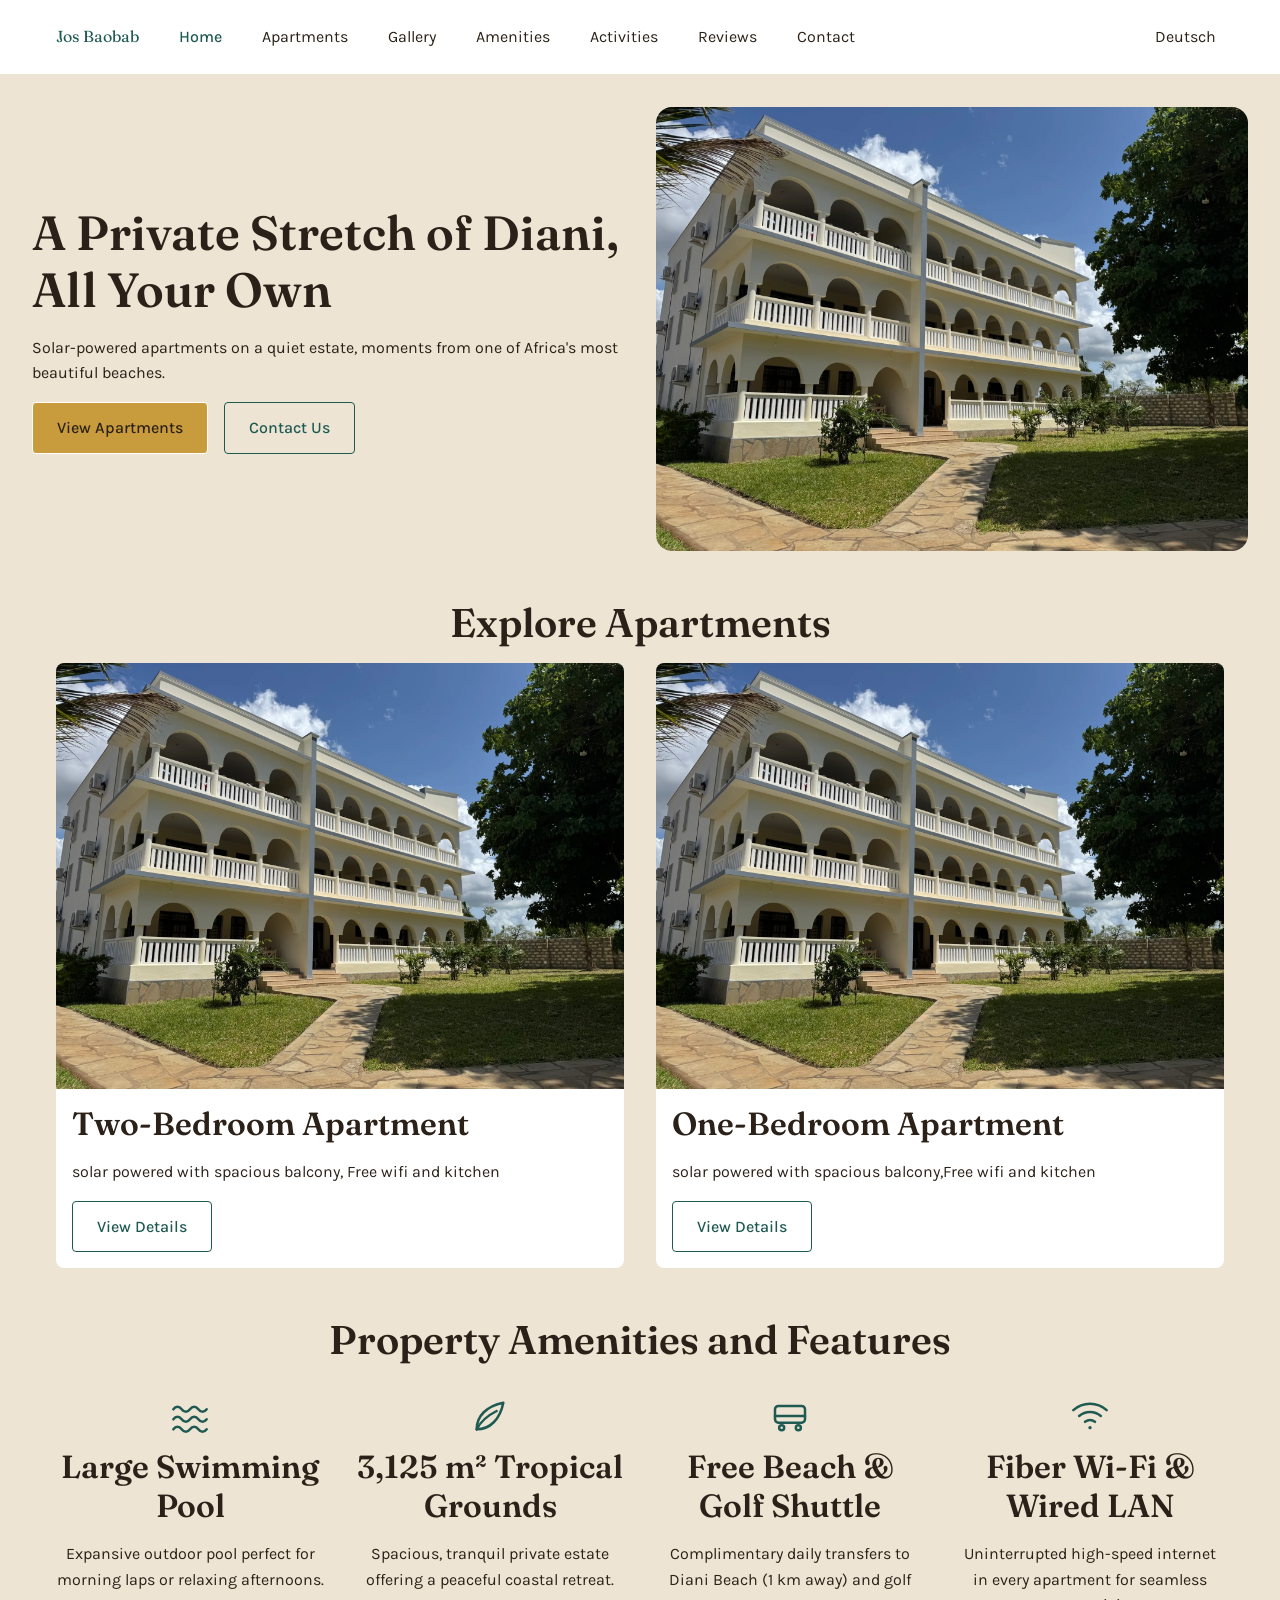
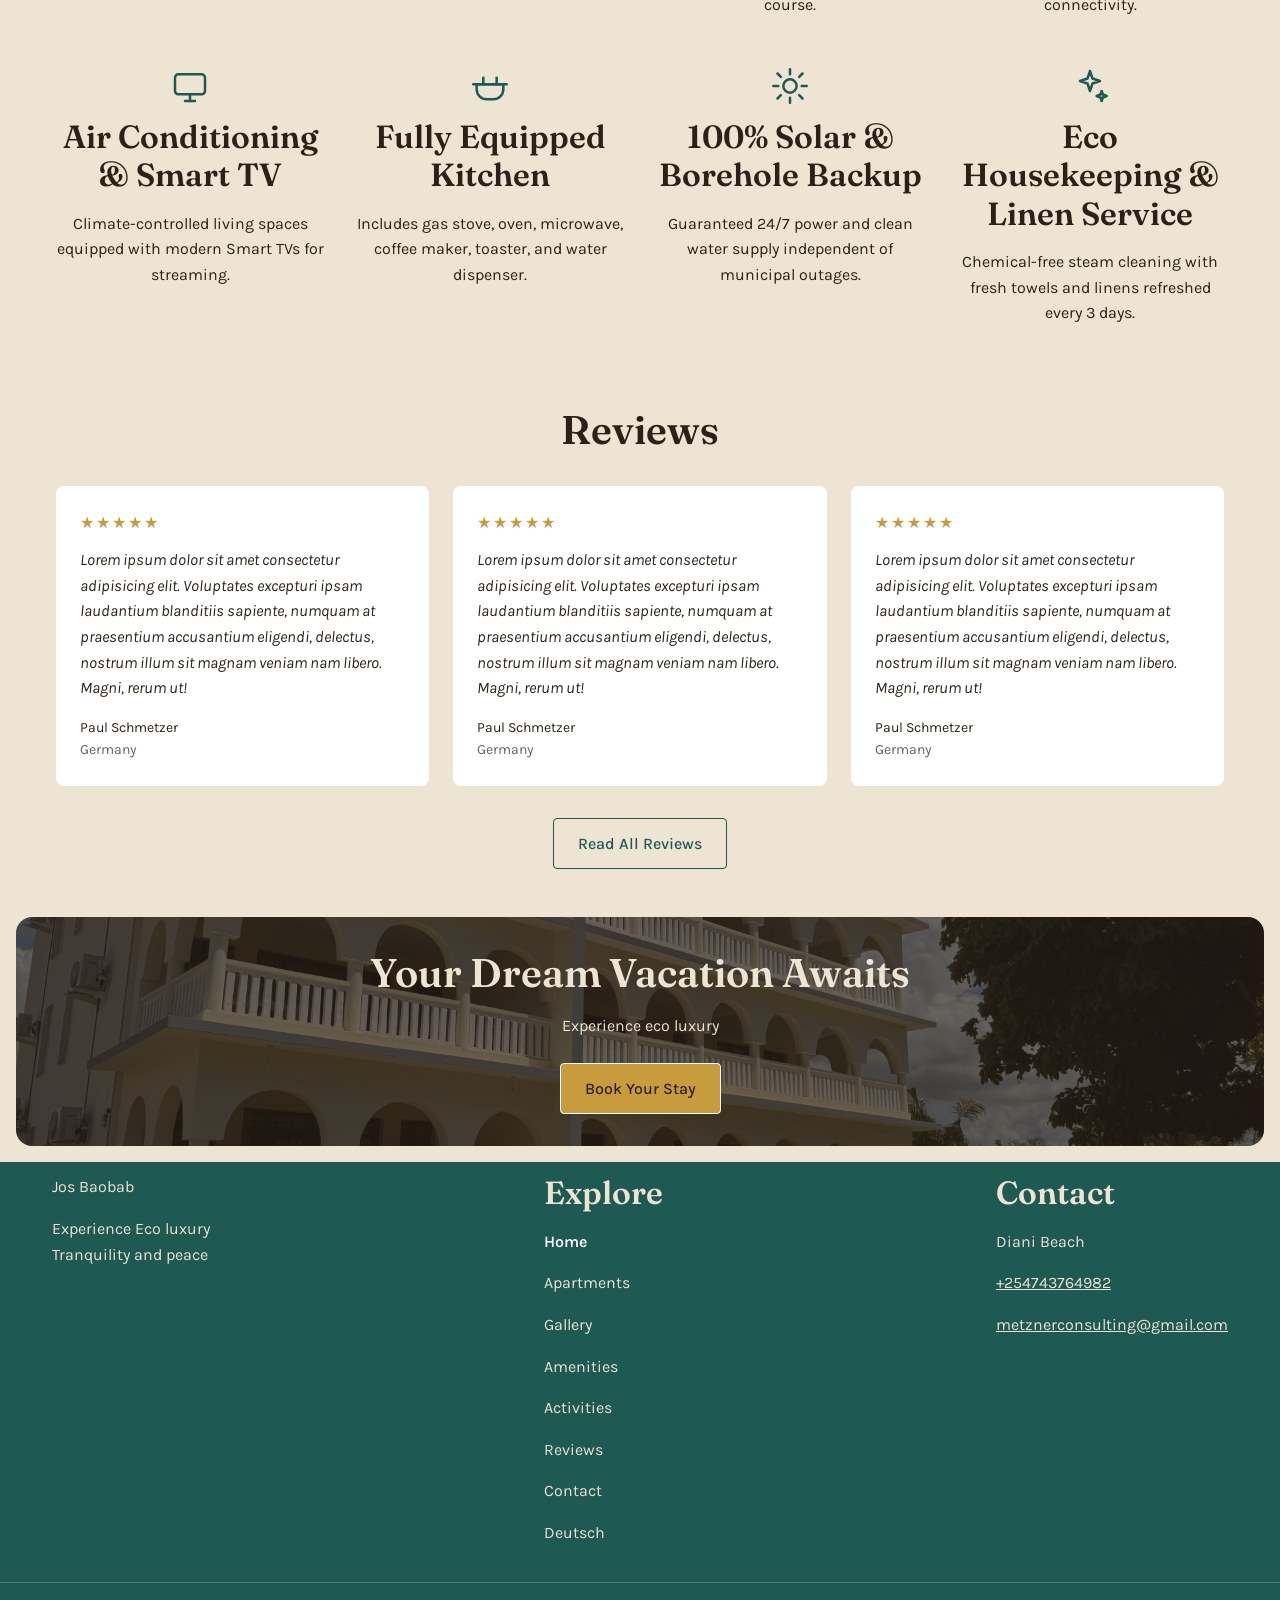
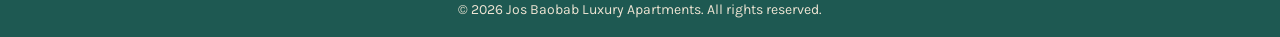
<file: index.html>
<!doctype html>
<html lang="en">
  <head>
    <meta charset="UTF-8" />
    <meta name="viewport" content="width=device-width, initial-scale=1.0" />
    <title>Home | Jos Baobab Luxury Apartments</title>
    <meta
      name="description"
      content="Luxury eco-apartments in Diani Beach, Kenya — private pool, solar power & steps from Africa's most beautiful beach. Book your tranquil escape today."
    />
    <!-- TODO: update canonical URL once domain is registered -->
    <link rel="canonical" href="https://example.com/index.html" />
    <link rel="alternate" hreflang="en" href="https://example.com/index.html" />
    <link
      rel="alternate"
      hreflang="de"
      href="https://example.com/de/index.html"
    />
    <link
      rel="alternate"
      hreflang="x-default"
      href="https://example.com/index.html"
    />
    <link rel="icon" href="assets/images/icon-placeholder.png" />
    <meta
      property="og:title"
      content="Jos Baobab Luxury Apartments – Diani Beach, Kenya"
    />
    <meta
      property="og:description"
      content="Private eco-apartments steps from Africa's top beach — solar powered, pool, and total tranquility."
    />
    <meta
      property="og:image"
      content="https://example.com/assets/images/hero.jpg"
    />
    <meta property="og:url" content="https://example.com/index.html" />
    <meta property="og:type" content="website" />
    <link rel="preconnect" href="https://fonts.googleapis.com" />
    <link rel="preconnect" href="https://fonts.gstatic.com" crossorigin />
    <link
      href="https://fonts.googleapis.com/css2?family=Fraunces:wght@500;600&family=Karla:wght@400;500&display=swap"
      rel="stylesheet"
    />
    <link rel="stylesheet" href="assets/css/main.css" />
  </head>
  <body>
    <!--header section(nav bar)-->
    <header class="site-header">
      <div class="site-header__container">
        <a href="index.html" class="site-header__logo">Jos Baobab</a>
        <button
          class="nav-toggle"
          aria-expanded="false"
          aria-controls="primary-navigation"
          aria-label="Toggle navigation menu"
        >
          <span class="nav-toggle__bar"></span>
          <span class="nav-toggle__bar"></span>
          <span class="nav-toggle__bar"></span>
        </button>
        <nav class="primary-nav" id="primary-navigation" aria-label="Primary">
          <ul class="primary-nav__list">
            <li class="primary-nav__item">
              <a href="index.html" class="primary-nav__link" aria-current="page"
                >Home</a
              >
            </li>
            <li class="primary-nav__item">
              <a href="apartments.html" class="primary-nav__link">Apartments</a>
            </li>
            <li class="primary-nav__item">
              <a href="gallery.html" class="primary-nav__link">Gallery</a>
            </li>
            <li class="primary-nav__item">
              <a href="amenities.html" class="primary-nav__link">Amenities</a>
            </li>
            <li class="primary-nav__item">
              <a href="activities.html" class="primary-nav__link">Activities</a>
            </li>
            <li class="primary-nav__item">
              <a href="reviews.html" class="primary-nav__link">Reviews</a>
            </li>
            <li class="primary-nav__item">
              <a href="contact.html" class="primary-nav__link">Contact</a>
            </li>
            <li class="primary-nav__item primary-nav__item--lang">
              <a href="de/index.html" class="primary-nav__link">Deutsch</a>
            </li>
          </ul>
        </nav>
      </div>
    </header>
    <!--Main section-->
    <main id="main-content">
      <!--Hero Section -->
      <section class="hero" aria-labelledby="hero-title">
        <div class="hero__container">
          <div class="hero__content">
            <h1 class="hero__title" id="hero-title">
              A Private Stretch of Diani, All Your Own
            </h1>
            <p class="hero__description">
              Solar-powered apartments on a quiet estate, moments from one of
              Africa's most beautiful beaches.
            </p>
            <div class="hero__actions">
              <a href="apartments.html" class="btn btn--primary"
                >View Apartments</a
              >
              <a href="contact.html" class="btn btn--secondary">Contact Us</a>
            </div>
          </div>
          <div class="hero__media">
            <img
              src="assets/images/apartment.jpg"
              alt="Baobab tree beside the pool at Jos Baobab Luxury Apartments"
              class="hero__image"
              fetchpriority="high"
            />
          </div>
        </div>
      </section>
      <!--Apartment preview section(two bedroom & one bedroom)-->
      <section
        class="apartments-preview"
        aria-labelledby="apartments-preview__title"
      >
        <div class="apartments-preview__container">
          <h2 id="apartments-preview__title" class="apartments-preview__title">
            Explore Apartments
          </h2>
          <div class="apartments-preview__grid">
            <!--Two bedroom card-->
            <article class="card">
              <img
                src="assets/images/apartment.jpg"
                alt="Two bedroom apartment"
                class="card__image"
                loading="lazy"
              />
              <div class="card__body">
                <h3 class="card__title">Two-Bedroom Apartment</h3>
                <p class="card__description">
                  solar powered with spacious balcony, Free wifi and kitchen
                </p>
                <a href="apartments.html" class="btn btn--secondary"
                  >View Details</a
                >
              </div>
            </article>
            <!--One bedroom card-->
            <article class="card">
              <img
                src="assets/images/apartment.jpg"
                alt="one bedroom apartment"
                class="card__image"
                loading="lazy"
              />
              <div class="card__body">
                <h3 class="card__title">One-Bedroom Apartment</h3>
                <p class="card__description">
                  solar powered with spacious balcony,Free wifi and kitchen
                </p>
                <a href="apartments.html" class="btn btn--secondary"
                  >View Details</a
                >
              </div>
            </article>
          </div>
        </div>
      </section>
      <!--Amenities Highlights-->
      <section class="amenities-highlights" aria-labelledby="amenities-title">
        <div class="amenities-highlights__container">
          <h2 id="amenities-title" class="amenities-highlights__title">
            Property Amenities and Features
          </h2>
          <ul class="amenities-highlights__grid">
            <!--Swimming pool-->
            <li class="amenity">
              <svg
                class="amenity__icon"
                viewBox="0 0 24 24"
                fill="none"
                stroke="currentColor"
                stroke-width="1.5"
                stroke-linecap="round"
                stroke-linejoin="round"
                aria-hidden="true"
                focusable="false"
              >
                <path d="M2 8c1.5-2 3.5-2 5 0s3.5 2 5 0 3.5-2 5 0 3.5 2 5 0" />
                <path d="M2 14c1.5-2 3.5-2 5 0s3.5 2 5 0 3.5-2 5 0 3.5 2 5 0" />
                <path d="M2 20c1.5-2 3.5-2 5 0s3.5 2 5 0 3.5-2 5 0 3.5 2 5 0" />
              </svg>
              <h3 class="amenity__title">Large Swimming Pool</h3>
              <p class="amenity__description">
                Expansive outdoor pool perfect for morning laps or relaxing
                afternoons.
              </p>
            </li>
            <!--Tropical garden-->
            <li class="amenity">
              <svg
                class="amenity__icon"
                viewBox="0 0 24 24"
                fill="none"
                stroke="currentColor"
                stroke-width="1.5"
                stroke-linecap="round"
                stroke-linejoin="round"
                aria-hidden="true"
                focusable="false"
              >
                <path d="M4 20c8 0 14-6 16-16-10 2-16 8-16 16z" />
                <path d="M4 20c2-4 6-8 12-11" />
              </svg>
              <h3 class="amenity__title">3,125 m² Tropical Grounds</h3>
              <p class="amenity__description">
                Spacious, tranquil private estate offering a peaceful coastal
                retreat.
              </p>
            </li>
            <!--Beach & Shuttle-->
            <li class="amenity">
              <svg
                class="amenity__icon"
                viewBox="0 0 24 24"
                fill="none"
                stroke="currentColor"
                stroke-width="1.5"
                stroke-linecap="round"
                stroke-linejoin="round"
                aria-hidden="true"
                focusable="false"
              >
                <rect x="3" y="6" width="18" height="10" rx="2" />
                <line x1="3" y1="12" x2="21" y2="12" />
                <circle cx="7" cy="19" r="1.5" />
                <circle cx="17" cy="19" r="1.5" />
              </svg>
              <h3 class="amenity__title">Free Beach & Golf Shuttle</h3>
              <p class="amenity__description">
                Complimentary daily transfers to Diani Beach (1 km away) and
                golf course.
              </p>
            </li>
            <!--High speed internet-->
            <li class="amenity">
              <svg
                class="amenity__icon"
                viewBox="0 0 24 24"
                fill="none"
                stroke="currentColor"
                stroke-width="1.5"
                stroke-linecap="round"
                stroke-linejoin="round"
                aria-hidden="true"
                focusable="false"
              >
                <path d="M2 8.5a15 15 0 0 1 20 0" />
                <path d="M5.5 12a10 10 0 0 1 13 0" />
                <path d="M9 15.5a5 5 0 0 1 6 0" />
                <circle
                  cx="12"
                  cy="19"
                  r="1"
                  fill="currentColor"
                  stroke="none"
                />
              </svg>
              <h3 class="amenity__title">Fiber Wi-Fi & Wired LAN</h3>
              <p class="amenity__description">
                Uninterrupted high-speed internet in every apartment for
                seamless connectivity.
              </p>
            </li>
            <!--Air conditioning & Entertainment-->
            <li class="amenity">
              <svg
                class="amenity__icon"
                viewBox="0 0 24 24"
                fill="none"
                stroke="currentColor"
                stroke-width="1.5"
                stroke-linecap="round"
                stroke-linejoin="round"
                aria-hidden="true"
                focusable="false"
              >
                <rect x="3" y="5" width="18" height="12" rx="2" />
                <line x1="9" y1="21" x2="15" y2="21" />
                <line x1="12" y1="17" x2="12" y2="21" />
              </svg>
              <h3 class="amenity__title">Air Conditioning & Smart TV</h3>
              <p class="amenity__description">
                Climate-controlled living spaces equipped with modern Smart TVs
                for streaming.
              </p>
            </li>
            <!--Kitchen & Dining-->
            <li class="amenity">
              <svg
                class="amenity__icon"
                viewBox="0 0 24 24"
                fill="none"
                stroke="currentColor"
                stroke-width="1.5"
                stroke-linecap="round"
                stroke-linejoin="round"
                aria-hidden="true"
                focusable="false"
              >
                <path d="M4 11h16v3a6 6 0 0 1-6 6H10a6 6 0 0 1-6-6z" />
                <line x1="2" y1="11" x2="22" y2="11" />
                <path d="M8 11V7" />
                <path d="M16 11V7" />
              </svg>
              <h3 class="amenity__title">Fully Equipped Kitchen</h3>
              <p class="amenity__description">
                Includes gas stove, oven, microwave, coffee maker, toaster, and
                water dispenser.
              </p>
            </li>
            <!--Solar Power & back up-->
            <li class="amenity">
              <svg
                class="amenity__icon"
                viewBox="0 0 24 24"
                fill="none"
                stroke="currentColor"
                stroke-width="1.5"
                stroke-linecap="round"
                stroke-linejoin="round"
                aria-hidden="true"
                focusable="false"
              >
                <circle cx="12" cy="12" r="4" />
                <line x1="12" y1="2" x2="12" y2="5" />
                <line x1="12" y1="19" x2="12" y2="22" />
                <line x1="2" y1="12" x2="5" y2="12" />
                <line x1="19" y1="12" x2="22" y2="12" />
                <line x1="4.5" y1="4.5" x2="6.5" y2="6.5" />
                <line x1="17.5" y1="17.5" x2="19.5" y2="19.5" />
                <line x1="4.5" y1="19.5" x2="6.5" y2="17.5" />
                <line x1="17.5" y1="6.5" x2="19.5" y2="4.5" />
              </svg>
              <h3 class="amenity__title">100% Solar & Borehole Backup</h3>
              <p class="amenity__description">
                Guaranteed 24/7 power and clean water supply independent of
                municipal outages.
              </p>
            </li>
            <!--Eco House keeping & Family-->
            <li class="amenity">
              <svg
                class="amenity__icon"
                viewBox="0 0 24 24"
                fill="none"
                stroke="currentColor"
                stroke-width="1.5"
                stroke-linecap="round"
                stroke-linejoin="round"
                aria-hidden="true"
                focusable="false"
              >
                <path
                  d="M12 3l1.5 4.5L18 9l-4.5 1.5L12 15l-1.5-4.5L6 9l4.5-1.5z"
                />
                <path
                  d="M19 15l.7 2.1L22 18l-2.3.9L19 21l-.7-2.1L16 18l2.3-.9z"
                />
              </svg>
              <h3 class="amenity__title">Eco Housekeeping & Linen Service</h3>
              <p class="amenity__description">
                Chemical-free steam cleaning with fresh towels and linens
                refreshed every 3 days.
              </p>
            </li>
          </ul>
        </div>
      </section>
      <!--Reviews Teaser section-->
      <section class="reviews-teaser" aria-labelledby="reviews-teaser-title">
        <div class="reviews-teaser__container">
          <h2 id="reviews-teaser-title" class="reviews-teaser__title">
            Reviews
          </h2>
          <div class="reviews-teaser__grid">
            <!--Testimonials-->
            <figure class="testimonial">
              <div
                class="testimonial__rating"
                role="img"
                aria-label="5 out of 5 stars"
              >
                ★★★★★
              </div>
              <blockquote class="testimonial__quote">
                <p>
                  Lorem ipsum dolor sit amet consectetur adipisicing elit.
                  Voluptates excepturi ipsam laudantium blanditiis sapiente,
                  numquam at praesentium accusantium eligendi, delectus, nostrum
                  illum sit magnam veniam nam libero. Magni, rerum ut!
                </p>
              </blockquote>
              <figcaption class="testimonial__author">
                <span class="testimonial__name">Paul Schmetzer</span>
                <span class="testimonial__location">Germany</span>
              </figcaption>
            </figure>
            <!--Testimonials-->
            <figure class="testimonial">
              <div
                class="testimonial__rating"
                role="img"
                aria-label="5 out of 5 stars"
              >
                ★★★★★
              </div>
              <blockquote class="testimonial__quote">
                <p>
                  Lorem ipsum dolor sit amet consectetur adipisicing elit.
                  Voluptates excepturi ipsam laudantium blanditiis sapiente,
                  numquam at praesentium accusantium eligendi, delectus, nostrum
                  illum sit magnam veniam nam libero. Magni, rerum ut!
                </p>
              </blockquote>
              <figcaption class="testimonial__author">
                <span class="testimonial__name">Paul Schmetzer</span>
                <span class="testimonial__location">Germany</span>
              </figcaption>
            </figure>
            <!--Testimonials-->
            <figure class="testimonial">
              <div
                class="testimonial__rating"
                role="img"
                aria-label="5 out of 5 stars"
              >
                ★★★★★
              </div>
              <blockquote class="testimonial__quote">
                <p>
                  Lorem ipsum dolor sit amet consectetur adipisicing elit.
                  Voluptates excepturi ipsam laudantium blanditiis sapiente,
                  numquam at praesentium accusantium eligendi, delectus, nostrum
                  illum sit magnam veniam nam libero. Magni, rerum ut!
                </p>
              </blockquote>
              <figcaption class="testimonial__author">
                <span class="testimonial__name">Paul Schmetzer</span>
                <span class="testimonial__location">Germany</span>
              </figcaption>
            </figure>
          </div>
          <a href="reviews.html" class="btn btn--secondary">Read All Reviews</a>
        </div>
      </section>
      <!--Cta Band Section-->
      <section class="cta-band" aria-labelledby="cta-band-title">
        <div class="cta-band__container">
          <h2 id="cta-band-title" class="cta-band__title">
            Your Dream Vacation Awaits
          </h2>
          <p class="cta-band__description">Experience eco luxury</p>
          <a href="contact.html" class="btn btn--primary">Book Your Stay</a>
        </div>
      </section>
    </main>
    <!--Footer section-->
    <footer class="site-footer">
      <div class="site-footer__container">
        <div class="site-footer__col">
          <p class="site-footer__logo">Jos Baobab</p>
          <p>Experience Eco luxury <br />Tranquility and peace</p>
        </div>
        <div class="site-footer__col">
          <h3>Explore</h3>

          <ul class="site-footer__nav-list">
            <li class="site-footer__nav-item">
              <a
                href="index.html"
                class="site-footer__nav-link"
                aria-current="page"
                >Home</a
              >
            </li>
            <li class="site-footer__nav-item">
              <a href="apartments.html" class="site-footer__nav-link"
                >Apartments</a
              >
            </li>
            <li class="site-footer__nav-item">
              <a href="gallery.html" class="site-footer__nav-link">Gallery</a>
            </li>
            <li class="site-footer__nav-item">
              <a href="amenities.html" class="site-footer__nav-link"
                >Amenities</a
              >
            </li>
            <li class="site-footer__nav-item">
              <a href="activities.html" class="site-footer__nav-link"
                >Activities</a
              >
            </li>
            <li class="site-footer__nav-item">
              <a href="reviews.html" class="site-footer__nav-link">Reviews</a>
            </li>
            <li class="site-footer__nav-item">
              <a href="contact.html" class="site-footer__nav-link">Contact</a>
            </li>
            <li class="site-footer__nav-item site-footer__nav-item--lang">
              <a href="de/index.html" class="site-footer__nav-link">Deutsch</a>
            </li>
          </ul>
        </div>
        <div class="site-footer__col site-footer__contact">
          <h3>Contact</h3>
          <p>Diani Beach</p>
          <p><a href="tel:+254743764982">+254743764982</a></p>
          <p>
            <a href="mailto:metznerconsulting@gmail.com"
              >metznerconsulting@gmail.com</a
            >
          </p>
        </div>
      </div>

      <div class="site-footer__bottom">
        &copy; 2026 Jos Baobab Luxury Apartments. All rights reserved.
      </div>
    </footer>
    <script src="assets/js/main.js" defer></script>
  </body>
</html>
</file>
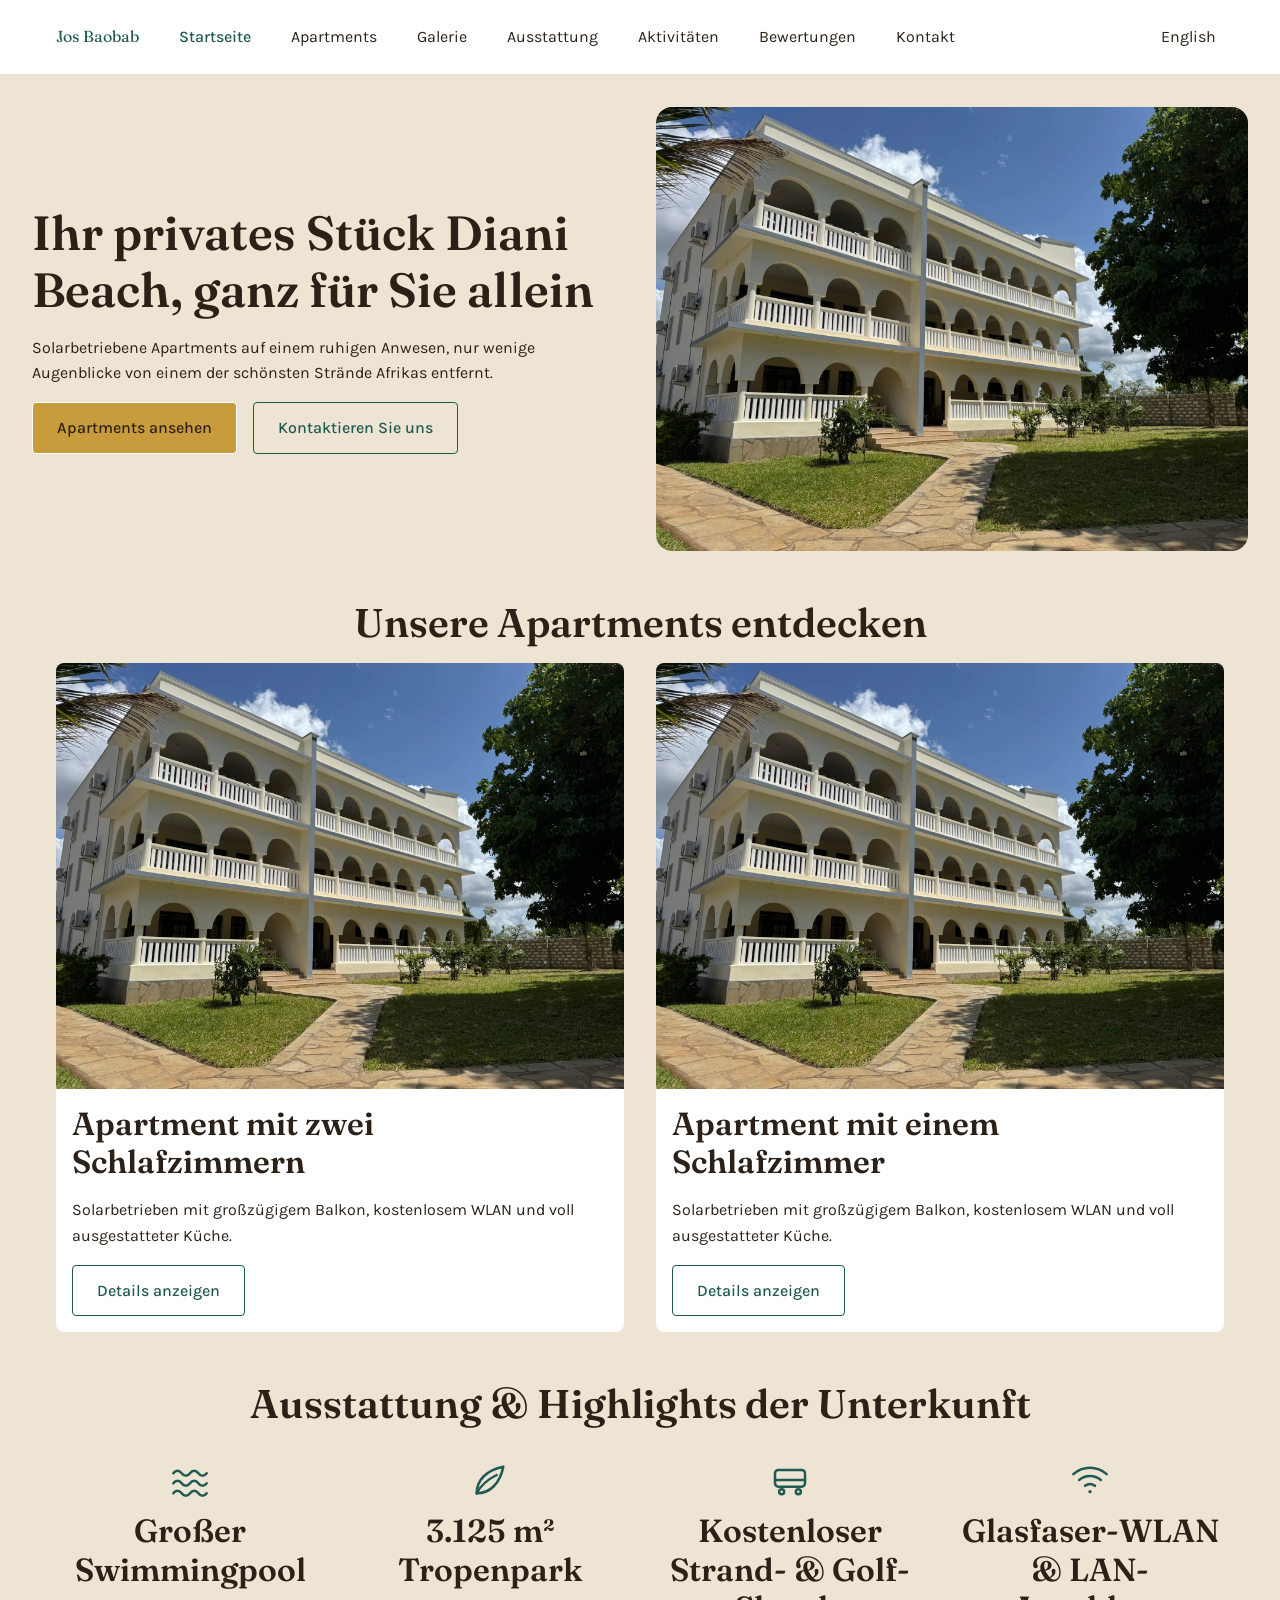
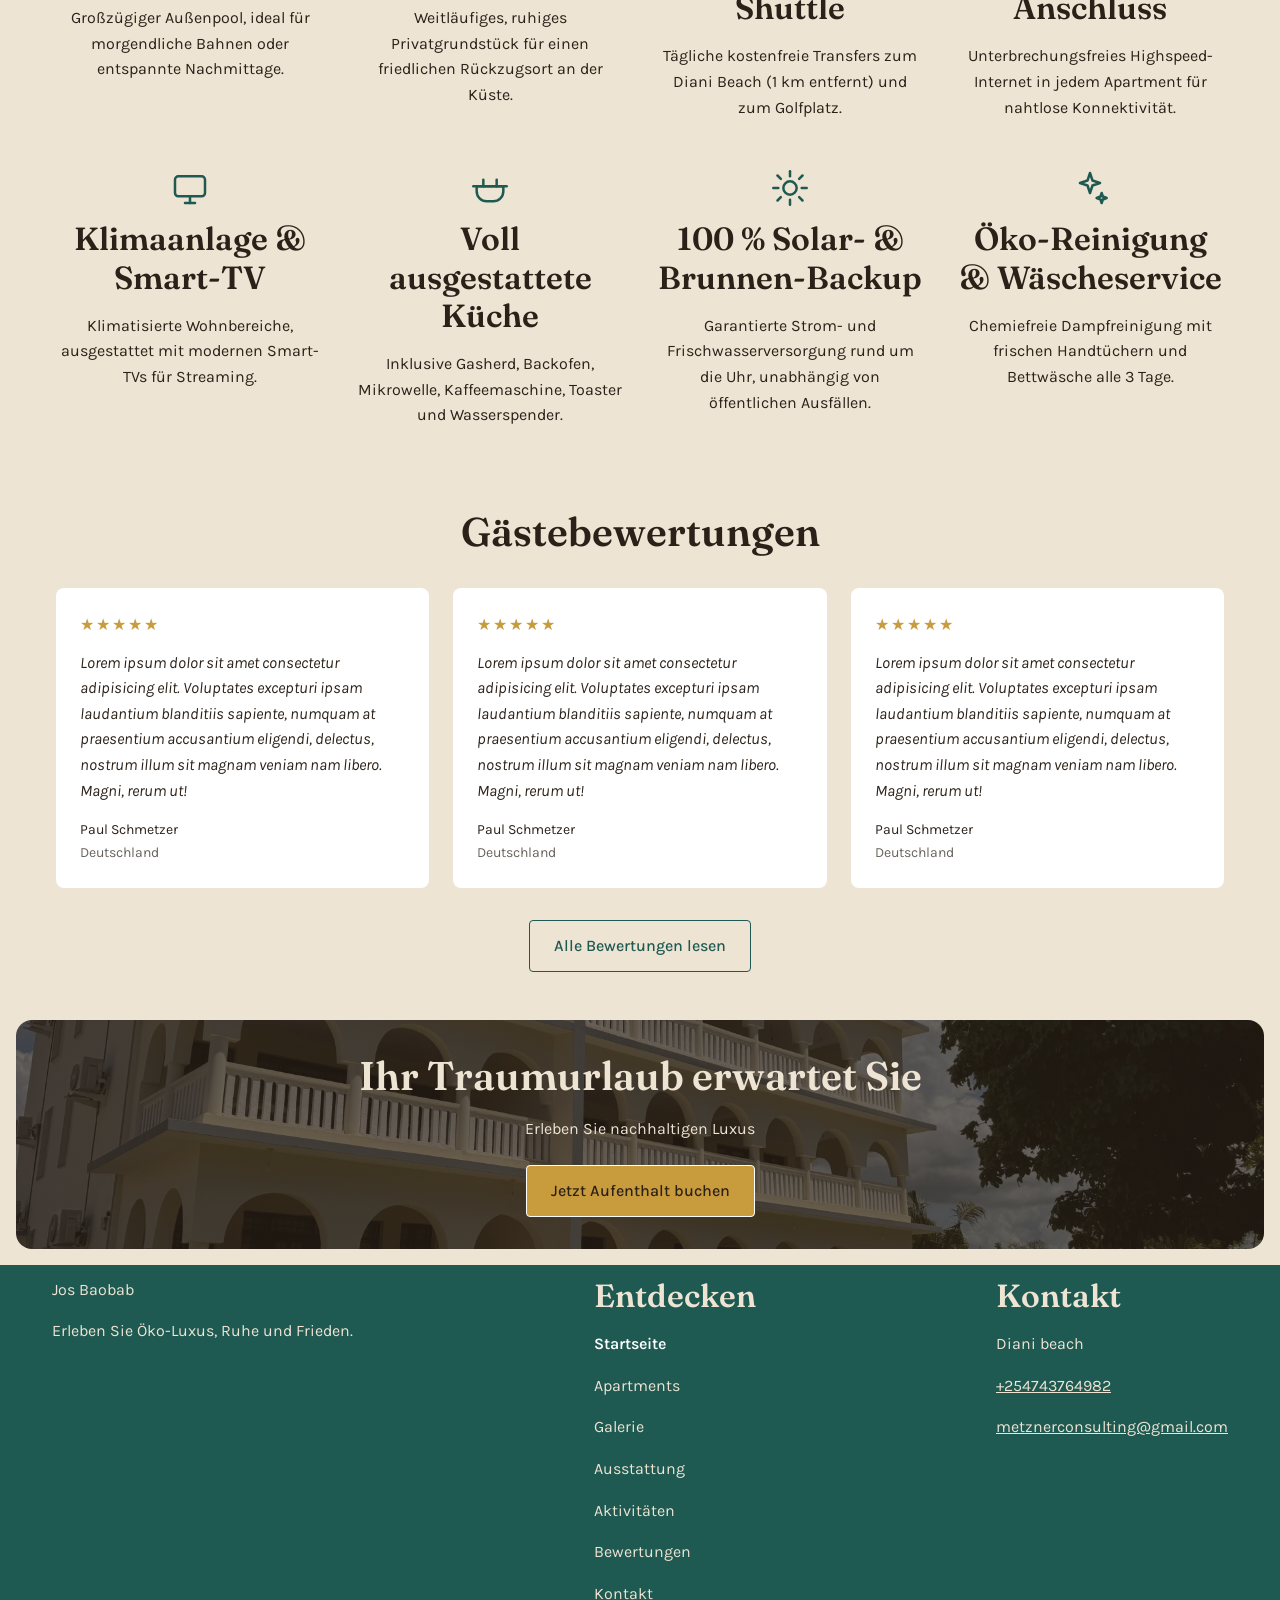
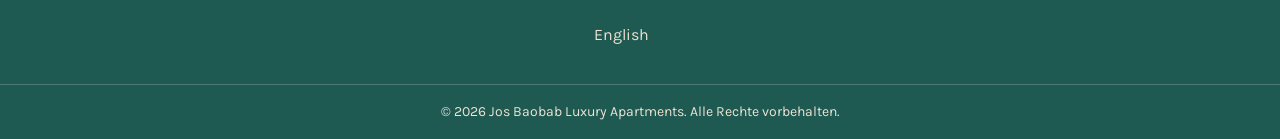
<file: de/index.html>
<!doctype html>
<html lang="de">
  <head>
    <meta charset="UTF-8" />
    <meta name="viewport" content="width=device-width, initial-scale=1.0" />
    <title>Startseite | Jos Baobab Luxury Apartments</title>
    <meta
      name="description"
      content="Luxus-Öko-Apartments in Diani Beach, Kenia — privater Pool, Solarenergie und nur wenige Schritte von Afrikas schönstem Strand entfernt."
    />
    <!-- TODO: update canonical URL once domain is registered -->
    <link rel="canonical" href="https://example.com/de/index.html" />
    <link rel="alternate" hreflang="en" href="https://example.com/index.html" />
    <link
      rel="alternate"
      hreflang="de"
      href="https://example.com/de/index.html"
    />
    <link
      rel="alternate"
      hreflang="x-default"
      href="https://example.com/index.html"
    />
    <link rel="icon" href="../assets/images/icon-placeholder.png" />
    <meta
      property="og:title"
      content="Jos Baobab Luxury Apartments – Diani Beach, Kenia"
    />
    <meta
      property="og:description"
      content="Private Öko-Apartments nur wenige Schritte vom schönsten Strand Afrikas – mit Solarenergie, Pool und absoluter Ruhe."
    />
    <meta
      property="og:image"
      content="https://example.com/assets/images/hero.jpg"
    />
    <meta property="og:url" content="https://example.com/de/index.html" />
    <meta property="og:type" content="website" />
    <link rel="preconnect" href="https://fonts.googleapis.com" />
    <link rel="preconnect" href="https://fonts.gstatic.com" crossorigin />
    <link
      href="https://fonts.googleapis.com/css2?family=Fraunces:wght@500;600&family=Karla:wght@400;500&display=swap"
      rel="stylesheet"
    />
    <link rel="stylesheet" href="../assets/css/main.css" />
  </head>
  <body>
    <header class="site-header">
      <div class="site-header__container">
        <a href="index.html" class="site-header__logo">Jos Baobab</a>
        <button
          class="nav-toggle"
          aria-expanded="false"
          aria-controls="primary-navigation"
          aria-label="Navigation umschalten"
        >
          <span class="nav-toggle__bar"></span>
          <span class="nav-toggle__bar"></span>
          <span class="nav-toggle__bar"></span>
        </button>
        <nav class="primary-nav" id="primary-navigation" aria-label="Primary">
          <ul class="primary-nav__list">
            <li class="primary-nav__item">
              <a href="index.html" class="primary-nav__link" aria-current="page"
                >Startseite</a
              >
            </li>
            <li class="primary-nav__item">
              <a href="apartments.html" class="primary-nav__link">Apartments</a>
            </li>
            <li class="primary-nav__item">
              <a href="gallery.html" class="primary-nav__link">Galerie</a>
            </li>
            <li class="primary-nav__item">
              <a href="amenities.html" class="primary-nav__link">Ausstattung</a>
            </li>
            <li class="primary-nav__item">
              <a href="activities.html" class="primary-nav__link"
                >Aktivitäten</a
              >
            </li>
            <li class="primary-nav__item">
              <a href="reviews.html" class="primary-nav__link">Bewertungen</a>
            </li>
            <li class="primary-nav__item">
              <a href="contact.html" class="primary-nav__link">Kontakt</a>
            </li>
            <li class="primary-nav__item primary-nav__item--lang">
              <a href="../index.html" class="primary-nav__link">English</a>
            </li>
          </ul>
        </nav>
      </div>
    </header>
    <main id="main-content">
      <!--Hero Section -->
      <section class="hero" aria-labelledby="hero-title">
        <div class="hero__container">
          <div class="hero__content">
            <h1 class="hero__title" id="hero-title">
              Ihr privates Stück Diani Beach, ganz für Sie allein
            </h1>
            <p class="hero__description">
              Solarbetriebene Apartments auf einem ruhigen Anwesen, nur wenige
              Augenblicke von einem der schönsten Strände Afrikas entfernt.
            </p>
            <div class="hero__actions">
              <a href="apartments.html" class="btn btn--primary"
                >Apartments ansehen</a
              >
              <a href="contact.html" class="btn btn--secondary"
                >Kontaktieren Sie uns</a
              >
            </div>
          </div>
          <div class="hero__media">
            <img
              src="../assets/images/apartment.jpg"
              alt="Affenbrotbaum am Pool der Jos Baobab Luxury Apartments"
              class="hero__image"
              fetchpriority="high"
            />
          </div>
        </div>
      </section>

      <!--Apartment preview section(two bedroom & one bedroom)-->
      <section
        class="apartments-preview"
        aria-labelledby="apartments-preview__title"
      >
        <div class="apartments-preview__container">
          <h2 id="apartments-preview__title" class="apartments-preview__title">
            Unsere Apartments entdecken
          </h2>
          <div class="apartments-preview__grid">
            <!--Two bedroom card-->
            <article class="card">
              <img
                src="../assets/images/apartment.jpg"
                alt="Apartment mit zwei Schlafzimmern"
                class="card__image"
                loading="lazy"
              />
              <div class="card__body">
                <h3 class="card__title">Apartment mit zwei Schlafzimmern</h3>
                <p class="card__description">
                  Solarbetrieben mit großzügigem Balkon, kostenlosem WLAN und
                  voll ausgestatteter Küche.
                </p>
                <a href="../de/apartments.html" class="btn btn--secondary"
                  >Details anzeigen</a
                >
              </div>
            </article>

            <!--One bedroom card-->
            <article class="card">
              <img
                src="../assets/images/apartment.jpg"
                alt="Apartment mit einem Schlafzimmer"
                class="card__image"
                loading="lazy"
              />
              <div class="card__body">
                <h3 class="card__title">Apartment mit einem Schlafzimmer</h3>
                <p class="card__description">
                  Solarbetrieben mit großzügigem Balkon, kostenlosem WLAN und
                  voll ausgestatteter Küche.
                </p>
                <a href="apartments.html" class="btn btn--secondary"
                  >Details anzeigen</a
                >
              </div>
            </article>
          </div>
        </div>
      </section>

      <!--Amenities Highlights-->
      <section class="amenities-highlights" aria-labelledby="amenities-title">
        <div class="amenities-highlights__container">
          <h2 id="amenities-title" class="amenities-highlights__title">
            Ausstattung & Highlights der Unterkunft
          </h2>
          <ul class="amenities-highlights__grid">
            <!--Swimming pool-->
            <li class="amenity">
              <svg
                class="amenity__icon"
                viewBox="0 0 24 24"
                fill="none"
                stroke="currentColor"
                stroke-width="1.5"
                stroke-linecap="round"
                stroke-linejoin="round"
                aria-hidden="true"
                focusable="false"
              >
                <path d="M2 8c1.5-2 3.5-2 5 0s3.5 2 5 0 3.5-2 5 0 3.5 2 5 0" />
                <path d="M2 14c1.5-2 3.5-2 5 0s3.5 2 5 0 3.5-2 5 0 3.5 2 5 0" />
                <path d="M2 20c1.5-2 3.5-2 5 0s3.5 2 5 0 3.5-2 5 0 3.5 2 5 0" />
              </svg>
              <h3 class="amenity__title">Großer Swimmingpool</h3>
              <p class="amenity__description">
                Großzügiger Außenpool, ideal für morgendliche Bahnen oder
                entspannte Nachmittage.
              </p>
            </li>

            <!--Tropical garden-->
            <li class="amenity">
              <svg
                class="amenity__icon"
                viewBox="0 0 24 24"
                fill="none"
                stroke="currentColor"
                stroke-width="1.5"
                stroke-linecap="round"
                stroke-linejoin="round"
                aria-hidden="true"
                focusable="false"
              >
                <path d="M4 20c8 0 14-6 16-16-10 2-16 8-16 16z" />
                <path d="M4 20c2-4 6-8 12-11" />
              </svg>
              <h3 class="amenity__title">3.125 m² Tropenpark</h3>
              <p class="amenity__description">
                Weitläufiges, ruhiges Privatgrundstück für einen friedlichen
                Rückzugsort an der Küste.
              </p>
            </li>

            <!--Beach & Shuttle-->
            <li class="amenity">
              <svg
                class="amenity__icon"
                viewBox="0 0 24 24"
                fill="none"
                stroke="currentColor"
                stroke-width="1.5"
                stroke-linecap="round"
                stroke-linejoin="round"
                aria-hidden="true"
                focusable="false"
              >
                <rect x="3" y="6" width="18" height="10" rx="2" />
                <line x1="3" y1="12" x2="21" y2="12" />
                <circle cx="7" cy="19" r="1.5" />
                <circle cx="17" cy="19" r="1.5" />
              </svg>
              <h3 class="amenity__title">Kostenloser Strand- & Golf-Shuttle</h3>
              <p class="amenity__description">
                Tägliche kostenfreie Transfers zum Diani Beach (1 km entfernt)
                und zum Golfplatz.
              </p>
            </li>

            <!--High speed internet-->
            <li class="amenity">
              <svg
                class="amenity__icon"
                viewBox="0 0 24 24"
                fill="none"
                stroke="currentColor"
                stroke-width="1.5"
                stroke-linecap="round"
                stroke-linejoin="round"
                aria-hidden="true"
                focusable="false"
              >
                <path d="M2 8.5a15 15 0 0 1 20 0" />
                <path d="M5.5 12a10 10 0 0 1 13 0" />
                <path d="M9 15.5a5 5 0 0 1 6 0" />
                <circle
                  cx="12"
                  cy="19"
                  r="1"
                  fill="currentColor"
                  stroke="none"
                />
              </svg>
              <h3 class="amenity__title">Glasfaser-WLAN & LAN-Anschluss</h3>
              <p class="amenity__description">
                Unterbrechungsfreies Highspeed-Internet in jedem Apartment für
                nahtlose Konnektivität.
              </p>
            </li>

            <!--Air conditioning & Entertainment-->
            <li class="amenity">
              <svg
                class="amenity__icon"
                viewBox="0 0 24 24"
                fill="none"
                stroke="currentColor"
                stroke-width="1.5"
                stroke-linecap="round"
                stroke-linejoin="round"
                aria-hidden="true"
                focusable="false"
              >
                <rect x="3" y="5" width="18" height="12" rx="2" />
                <line x1="9" y1="21" x2="15" y2="21" />
                <line x1="12" y1="17" x2="12" y2="21" />
              </svg>
              <h3 class="amenity__title">Klimaanlage & Smart-TV</h3>
              <p class="amenity__description">
                Klimatisierte Wohnbereiche, ausgestattet mit modernen Smart-TVs
                für Streaming.
              </p>
            </li>

            <!--Kitchen & Dining-->
            <li class="amenity">
              <svg
                class="amenity__icon"
                viewBox="0 0 24 24"
                fill="none"
                stroke="currentColor"
                stroke-width="1.5"
                stroke-linecap="round"
                stroke-linejoin="round"
                aria-hidden="true"
                focusable="false"
              >
                <path d="M4 11h16v3a6 6 0 0 1-6 6H10a6 6 0 0 1-6-6z" />
                <line x1="2" y1="11" x2="22" y2="11" />
                <path d="M8 11V7" />
                <path d="M16 11V7" />
              </svg>
              <h3 class="amenity__title">Voll ausgestattete Küche</h3>
              <p class="amenity__description">
                Inklusive Gasherd, Backofen, Mikrowelle, Kaffeemaschine, Toaster
                und Wasserspender.
              </p>
            </li>

            <!--Solar Power & back up-->
            <li class="amenity">
              <svg
                class="amenity__icon"
                viewBox="0 0 24 24"
                fill="none"
                stroke="currentColor"
                stroke-width="1.5"
                stroke-linecap="round"
                stroke-linejoin="round"
                aria-hidden="true"
                focusable="false"
              >
                <circle cx="12" cy="12" r="4" />
                <line x1="12" y1="2" x2="12" y2="5" />
                <line x1="12" y1="19" x2="12" y2="22" />
                <line x1="2" y1="12" x2="5" y2="12" />
                <line x1="19" y1="12" x2="22" y2="12" />
                <line x1="4.5" y1="4.5" x2="6.5" y2="6.5" />
                <line x1="17.5" y1="17.5" x2="19.5" y2="19.5" />
                <line x1="4.5" y1="19.5" x2="6.5" y2="17.5" />
                <line x1="17.5" y1="6.5" x2="19.5" y2="4.5" />
              </svg>
              <h3 class="amenity__title">100 % Solar- & Brunnen-Backup</h3>
              <p class="amenity__description">
                Garantierte Strom- und Frischwasserversorgung rund um die Uhr,
                unabhängig von öffentlichen Ausfällen.
              </p>
            </li>

            <!--Eco House keeping & Family-->
            <li class="amenity">
              <svg
                class="amenity__icon"
                viewBox="0 0 24 24"
                fill="none"
                stroke="currentColor"
                stroke-width="1.5"
                stroke-linecap="round"
                stroke-linejoin="round"
                aria-hidden="true"
                focusable="false"
              >
                <path
                  d="M12 3l1.5 4.5L18 9l-4.5 1.5L12 15l-1.5-4.5L6 9l4.5-1.5z"
                />
                <path
                  d="M19 15l.7 2.1L22 18l-2.3.9L19 21l-.7-2.1L16 18l2.3-.9z"
                />
              </svg>
              <h3 class="amenity__title">Öko-Reinigung & Wäscheservice</h3>
              <p class="amenity__description">
                Chemiefreie Dampfreinigung mit frischen Handtüchern und
                Bettwäsche alle 3 Tage.
              </p>
            </li>
          </ul>
        </div>
      </section>

      <!--Reviews Teaser section-->
      <section class="reviews-teaser" aria-labelledby="reviews-teaser-title">
        <div class="reviews-teaser__container">
          <h2 id="reviews-teaser-title" class="reviews-teaser__title">
            Gästebewertungen
          </h2>
          <div class="reviews-teaser__grid">
            <!--Testimonials-->
            <figure class="testimonial">
              <div
                class="testimonial__rating"
                role="img"
                aria-label="5 von 5 Sternen"
              >
                ★★★★★
              </div>
              <blockquote class="testimonial__quote">
                <p>
                  Lorem ipsum dolor sit amet consectetur adipisicing elit.
                  Voluptates excepturi ipsam laudantium blanditiis sapiente,
                  numquam at praesentium accusantium eligendi, delectus, nostrum
                  illum sit magnam veniam nam libero. Magni, rerum ut!
                </p>
              </blockquote>
              <figcaption class="testimonial__author">
                <span class="testimonial__name">Paul Schmetzer</span>
                <span class="testimonial__location">Deutschland</span>
              </figcaption>
            </figure>

            <!--Testimonials-->
            <figure class="testimonial">
              <div
                class="testimonial__rating"
                role="img"
                aria-label="5 von 5 Sternen"
              >
                ★★★★★
              </div>
              <blockquote class="testimonial__quote">
                <p>
                  Lorem ipsum dolor sit amet consectetur adipisicing elit.
                  Voluptates excepturi ipsam laudantium blanditiis sapiente,
                  numquam at praesentium accusantium eligendi, delectus, nostrum
                  illum sit magnam veniam nam libero. Magni, rerum ut!
                </p>
              </blockquote>
              <figcaption class="testimonial__author">
                <span class="testimonial__name">Paul Schmetzer</span>
                <span class="testimonial__location">Deutschland</span>
              </figcaption>
            </figure>

            <!--Testimonials-->
            <figure class="testimonial">
              <div
                class="testimonial__rating"
                role="img"
                aria-label="5 von 5 Sternen"
              >
                ★★★★★
              </div>
              <blockquote class="testimonial__quote">
                <p>
                  Lorem ipsum dolor sit amet consectetur adipisicing elit.
                  Voluptates excepturi ipsam laudantium blanditiis sapiente,
                  numquam at praesentium accusantium eligendi, delectus, nostrum
                  illum sit magnam veniam nam libero. Magni, rerum ut!
                </p>
              </blockquote>
              <figcaption class="testimonial__author">
                <span class="testimonial__name">Paul Schmetzer</span>
                <span class="testimonial__location">Deutschland</span>
              </figcaption>
            </figure>
          </div>
          <a href="reviews.html" class="btn btn--secondary"
            >Alle Bewertungen lesen</a
          >
        </div>
      </section>

      <!--Cta Band Section-->
      <section class="cta-band" aria-labelledby="cta-band-title">
        <div class="cta-band__container">
          <h2 id="cta-band-title" class="cta-band__title">
            Ihr Traumurlaub erwartet Sie
          </h2>
          <p class="cta-band__description">Erleben Sie nachhaltigen Luxus</p>
          <a href="contact.html" class="btn btn--primary"
            >Jetzt Aufenthalt buchen</a
          >
        </div>
      </section>
    </main>
    <footer class="site-footer">
      <div class="site-footer__container">
        <div class="site-footer__col">
          <p class="site-footer__logo">Jos Baobab</p>
          <p>Erleben Sie Öko-Luxus, Ruhe und Frieden.</p>
        </div>
        <div class="site-footer__col">
          <h3>Entdecken</h3>

          <ul class="site-footer__nav-list">
            <li class="site-footer__nav-item">
              <a
                href="index.html"
                class="site-footer__nav-link"
                aria-current="page"
                >Startseite</a
              >
            </li>
            <li class="site-footer__nav-item">
              <a href="apartments.html" class="site-footer__nav-link"
                >Apartments</a
              >
            </li>
            <li class="site-footer__nav-item">
              <a href="gallery.html" class="site-footer__nav-link">Galerie</a>
            </li>
            <li class="site-footer__nav-item">
              <a href="amenities.html" class="site-footer__nav-link"
                >Ausstattung</a
              >
            </li>
            <li class="site-footer__nav-item">
              <a href="activities.html" class="site-footer__nav-link"
                >Aktivitäten</a
              >
            </li>
            <li class="site-footer__nav-item">
              <a href="reviews.html" class="site-footer__nav-link"
                >Bewertungen</a
              >
            </li>
            <li class="site-footer__nav-item">
              <a href="contact.html" class="site-footer__nav-link">Kontakt</a>
            </li>
            <li class="site-footer__nav-item site-footer__nav-item--lang">
              <a href="../index.html" class="site-footer__nav-link">English</a>
            </li>
          </ul>
        </div>
        <div class="site-footer__col site-footer__contact">
          <h3>Kontakt</h3>
          <p>Diani beach</p>
          <p><a href="tel:+254743764982">+254743764982</a></p>
          <p>
            <a href="mailto:metznerconsulting@gmail.com"
              >metznerconsulting@gmail.com</a
            >
          </p>
        </div>
      </div>

      <div class="site-footer__bottom">
        &copy; 2026 Jos Baobab Luxury Apartments. Alle Rechte vorbehalten.
      </div>
    </footer>
    <script src="../assets/js/main.js" defer></script>
  </body>
</html>
</file>
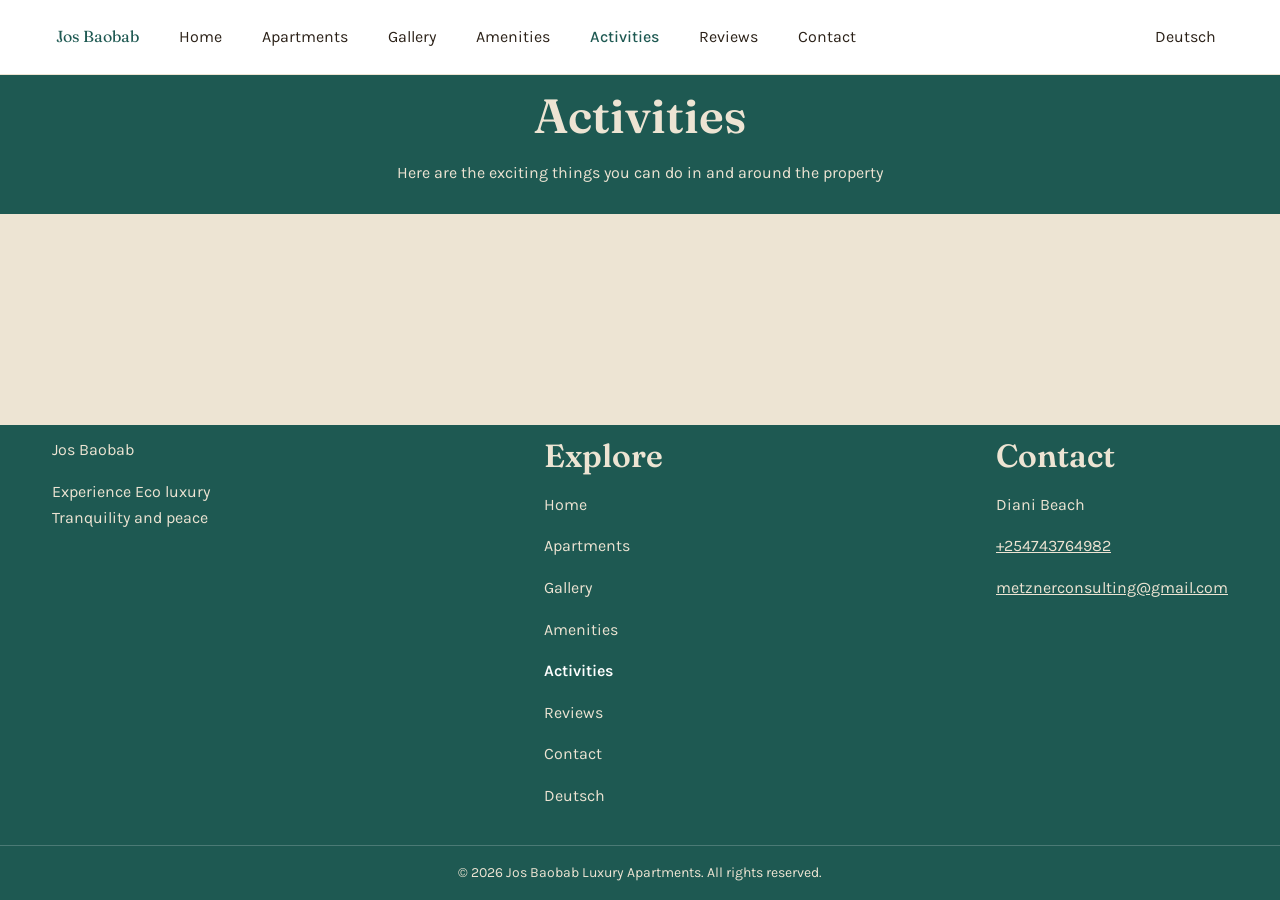
<file: activities.html>
<!doctype html>
<html lang="en">
  <head>
    <meta charset="UTF-8" />
    <meta name="viewport" content="width=device-width, initial-scale=1.0" />
    <title>Home | Jos Baobab Luxury Apartments</title>
    <meta
      name="description"
      content="Luxury eco-apartments in Diani Beach, Kenya — private pool, solar power & steps from Africa's most beautiful beach. Book your tranquil escape today."
    />
    <!-- TODO: update canonical URL once domain is registered -->
    <link rel="canonical" href="https://example.com/index.html" />
    <link rel="alternate" hreflang="en" href="https://example.com/index.html" />
    <link
      rel="alternate"
      hreflang="de"
      href="https://example.com/de/index.html"
    />
    <link
      rel="alternate"
      hreflang="x-default"
      href="https://example.com/index.html"
    />
    <link rel="icon" href="assets/images/icon-placeholder.png" />
    <meta
      property="og:title"
      content="Jos Baobab Luxury Apartments – Diani Beach, Kenya"
    />
    <meta
      property="og:description"
      content="Private eco-apartments steps from Africa's top beach — solar powered, pool, and total tranquility."
    />
    <meta
      property="og:image"
      content="https://example.com/assets/images/hero.jpg"
    />
    <meta property="og:url" content="https://example.com/index.html" />
    <meta property="og:type" content="website" />
    <link rel="preconnect" href="https://fonts.googleapis.com" />
    <link rel="preconnect" href="https://fonts.gstatic.com" crossorigin />
    <link
      href="https://fonts.googleapis.com/css2?family=Fraunces:wght@500;600&family=Karla:wght@400;500&display=swap"
      rel="stylesheet"
    />
    <link rel="stylesheet" href="assets/css/main.css" />
  </head>

  <body>
    <!--header section(nav bar)-->
    <header class="site-header">
      <div class="site-header__container">
        <a href="index.html" class="site-header__logo">Jos Baobab</a>
        <button
          class="nav-toggle"
          aria-expanded="false"
          aria-controls="primary-navigation"
          aria-label="Toggle navigation menu"
        >
          <span class="nav-toggle__bar"></span>
          <span class="nav-toggle__bar"></span>
          <span class="nav-toggle__bar"></span>
        </button>
        <nav class="primary-nav" id="primary-navigation" aria-label="Primary">
          <ul class="primary-nav__list">
            <li class="primary-nav__item">
              <a href="index.html" class="primary-nav__link">Home</a>
            </li>
            <li class="primary-nav__item">
              <a href="apartments.html" class="primary-nav__link">Apartments</a>
            </li>
            <li class="primary-nav__item">
              <a href="gallery.html" class="primary-nav__link">Gallery</a>
            </li>
            <li class="primary-nav__item">
              <a href="amenities.html" class="primary-nav__link">Amenities</a>
            </li>
            <li class="primary-nav__item">
              <a
                href="activities.html"
                class="primary-nav__link"
                aria-current="page"
                >Activities</a
              >
            </li>
            <li class="primary-nav__item">
              <a href="reviews.html" class="primary-nav__link">Reviews</a>
            </li>
            <li class="primary-nav__item">
              <a href="contact.html" class="primary-nav__link">Contact</a>
            </li>
            <li class="primary-nav__item primary-nav__item--lang">
              <a href="de/index.html" class="primary-nav__link">Deutsch</a>
            </li>
          </ul>
        </nav>
      </div>
    </header>
    <!--Main section-->
    <main id="main-content">
      <!--page intro section-->
      <section class="page-intro">
        <div class="page-intro__container">
          <h1>Activities</h1>
          <p>
            Here are the exciting things you can do in and around the property
          </p>
        </div>
      </section>
    </main>
    <!--footer section-->
    <footer class="site-footer">
      <div class="site-footer__container">
        <div class="site-footer__col">
          <p class="site-footer__logo">Jos Baobab</p>
          <p>Experience Eco luxury <br />Tranquility and peace</p>
        </div>
        <div class="site-footer__col">
          <h3>Explore</h3>

          <ul class="site-footer__nav-list">
            <li class="site-footer__nav-item">
              <a href="index.html" class="site-footer__nav-link">Home</a>
            </li>
            <li class="site-footer__nav-item">
              <a href="apartments.html" class="site-footer__nav-link"
                >Apartments</a
              >
            </li>
            <li class="site-footer__nav-item">
              <a href="gallery.html" class="site-footer__nav-link">Gallery</a>
            </li>
            <li class="site-footer__nav-item">
              <a href="amenities.html" class="site-footer__nav-link"
                >Amenities</a
              >
            </li>
            <li class="site-footer__nav-item">
              <a
                href="activities.html"
                class="site-footer__nav-link"
                aria-current="page"
                >Activities</a
              >
            </li>
            <li class="site-footer__nav-item">
              <a href="reviews.html" class="site-footer__nav-link">Reviews</a>
            </li>
            <li class="site-footer__nav-item">
              <a href="contact.html" class="site-footer__nav-link">Contact</a>
            </li>
            <li class="site-footer__nav-item site-footer__nav-item--lang">
              <a href="de/index.html" class="site-footer__nav-link">Deutsch</a>
            </li>
          </ul>
        </div>
        <div class="site-footer__col site-footer__contact">
          <h3>Contact</h3>
          <p>Diani Beach</p>
          <p><a href="tel:+254743764982">+254743764982</a></p>
          <p>
            <a href="mailto:metznerconsulting@gmail.com"
              >metznerconsulting@gmail.com</a
            >
          </p>
        </div>
      </div>

      <div class="site-footer__bottom">
        &copy; 2026 Jos Baobab Luxury Apartments. All rights reserved.
      </div>
    </footer>
    <script src="assets/js/main.js" defer></script>
  </body>
</html>
</file>
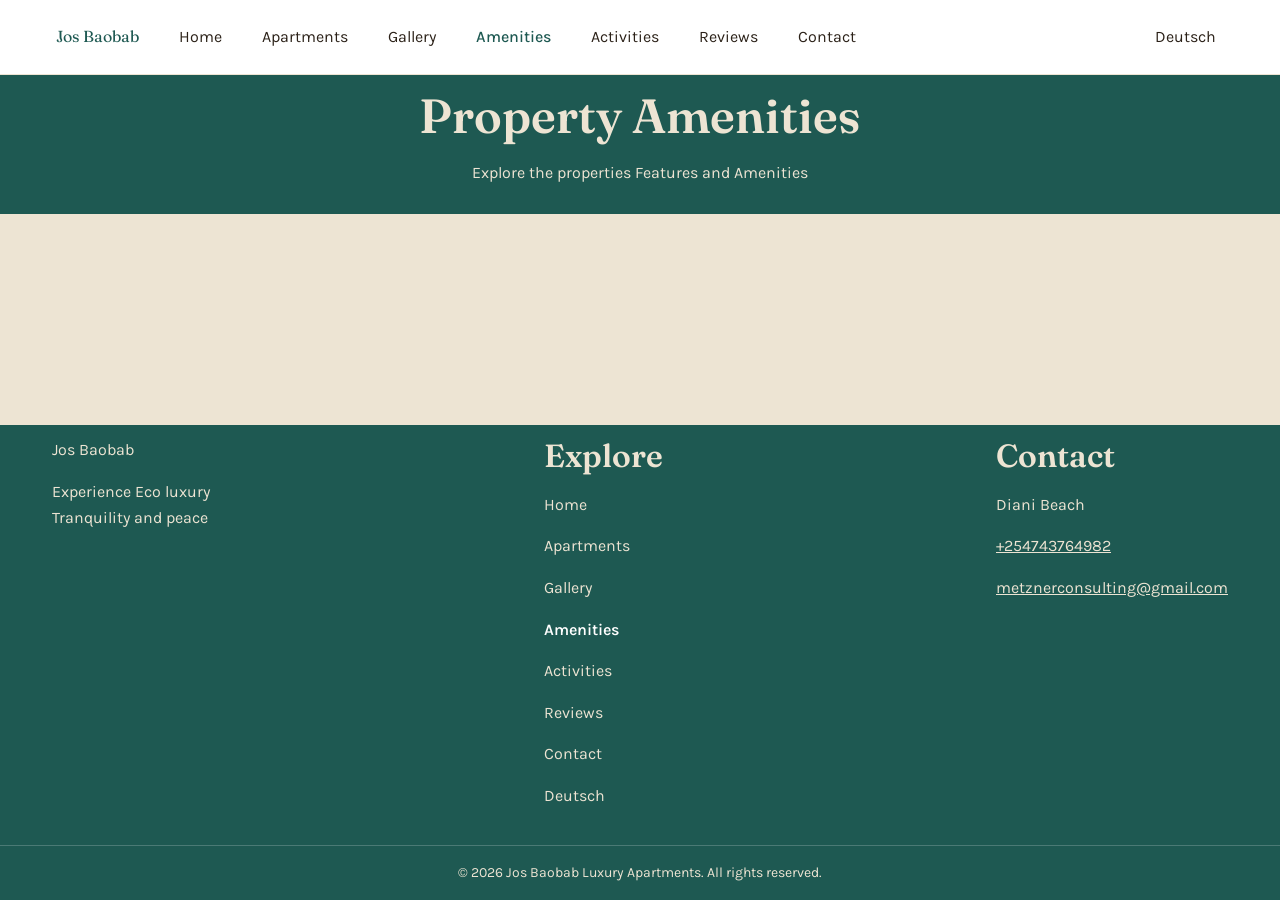
<file: amenities.html>
<!doctype html>
<html lang="en">
  <head>
    <meta charset="UTF-8" />
    <meta name="viewport" content="width=device-width, initial-scale=1.0" />
    <title>Home | Jos Baobab Luxury Apartments</title>
    <meta
      name="description"
      content="Luxury eco-apartments in Diani Beach, Kenya — private pool, solar power & steps from Africa's most beautiful beach. Book your tranquil escape today."
    />
    <!-- TODO: update canonical URL once domain is registered -->
    <link rel="canonical" href="https://example.com/index.html" />
    <link rel="alternate" hreflang="en" href="https://example.com/index.html" />
    <link
      rel="alternate"
      hreflang="de"
      href="https://example.com/de/index.html"
    />
    <link
      rel="alternate"
      hreflang="x-default"
      href="https://example.com/index.html"
    />
    <link rel="icon" href="assets/images/icon-placeholder.png" />
    <meta
      property="og:title"
      content="Jos Baobab Luxury Apartments – Diani Beach, Kenya"
    />
    <meta
      property="og:description"
      content="Private eco-apartments steps from Africa's top beach — solar powered, pool, and total tranquility."
    />
    <meta
      property="og:image"
      content="https://example.com/assets/images/hero.jpg"
    />
    <meta property="og:url" content="https://example.com/index.html" />
    <meta property="og:type" content="website" />
    <link rel="preconnect" href="https://fonts.googleapis.com" />
    <link rel="preconnect" href="https://fonts.gstatic.com" crossorigin />
    <link
      href="https://fonts.googleapis.com/css2?family=Fraunces:wght@500;600&family=Karla:wght@400;500&display=swap"
      rel="stylesheet"
    />
    <link rel="stylesheet" href="assets/css/main.css" />
  </head>

  <body>
    <!--header section(nav bar)-->
    <header class="site-header">
      <div class="site-header__container">
        <a href="index.html" class="site-header__logo">Jos Baobab</a>
        <button
          class="nav-toggle"
          aria-expanded="false"
          aria-controls="primary-navigation"
          aria-label="Toggle navigation menu"
        >
          <span class="nav-toggle__bar"></span>
          <span class="nav-toggle__bar"></span>
          <span class="nav-toggle__bar"></span>
        </button>
        <nav class="primary-nav" id="primary-navigation" aria-label="Primary">
          <ul class="primary-nav__list">
            <li class="primary-nav__item">
              <a href="index.html" class="primary-nav__link">Home</a>
            </li>
            <li class="primary-nav__item">
              <a href="apartments.html" class="primary-nav__link">Apartments</a>
            </li>
            <li class="primary-nav__item">
              <a href="gallery.html" class="primary-nav__link">Gallery</a>
            </li>
            <li class="primary-nav__item">
              <a
                href="amenities.html"
                class="primary-nav__link"
                aria-current="page"
                >Amenities</a
              >
            </li>
            <li class="primary-nav__item">
              <a href="activities.html" class="primary-nav__link">Activities</a>
            </li>
            <li class="primary-nav__item">
              <a href="reviews.html" class="primary-nav__link">Reviews</a>
            </li>
            <li class="primary-nav__item">
              <a href="contact.html" class="primary-nav__link">Contact</a>
            </li>
            <li class="primary-nav__item primary-nav__item--lang">
              <a href="de/index.html" class="primary-nav__link">Deutsch</a>
            </li>
          </ul>
        </nav>
      </div>
    </header>
    <!--Main section-->
    <main id="main-content">
      <!--page intro section-->
      <section class="page-intro">
        <div class="page-intro__container">
          <h1>Property Amenities</h1>
          <p>Explore the properties Features and Amenities</p>
        </div>
      </section>
    </main>
    <!--footer section-->
    <footer class="site-footer">
      <div class="site-footer__container">
        <div class="site-footer__col">
          <p class="site-footer__logo">Jos Baobab</p>
          <p>Experience Eco luxury <br />Tranquility and peace</p>
        </div>
        <div class="site-footer__col">
          <h3>Explore</h3>

          <ul class="site-footer__nav-list">
            <li class="site-footer__nav-item">
              <a href="index.html" class="site-footer__nav-link">Home</a>
            </li>
            <li class="site-footer__nav-item">
              <a href="apartments.html" class="site-footer__nav-link"
                >Apartments</a
              >
            </li>
            <li class="site-footer__nav-item">
              <a href="gallery.html" class="site-footer__nav-link">Gallery</a>
            </li>
            <li class="site-footer__nav-item">
              <a
                href="amenities.html"
                class="site-footer__nav-link"
                aria-current="page"
                >Amenities</a
              >
            </li>
            <li class="site-footer__nav-item">
              <a href="activities.html" class="site-footer__nav-link"
                >Activities</a
              >
            </li>
            <li class="site-footer__nav-item">
              <a href="reviews.html" class="site-footer__nav-link">Reviews</a>
            </li>
            <li class="site-footer__nav-item">
              <a href="contact.html" class="site-footer__nav-link">Contact</a>
            </li>
            <li class="site-footer__nav-item site-footer__nav-item--lang">
              <a href="de/index.html" class="site-footer__nav-link">Deutsch</a>
            </li>
          </ul>
        </div>
        <div class="site-footer__col site-footer__contact">
          <h3>Contact</h3>
          <p>Diani Beach</p>
          <p><a href="tel:+254743764982">+254743764982</a></p>
          <p>
            <a href="mailto:metznerconsulting@gmail.com"
              >metznerconsulting@gmail.com</a
            >
          </p>
        </div>
      </div>

      <div class="site-footer__bottom">
        &copy; 2026 Jos Baobab Luxury Apartments. All rights reserved.
      </div>
    </footer>
    <script src="assets/js/main.js" defer></script>
  </body>
</html>
</file>
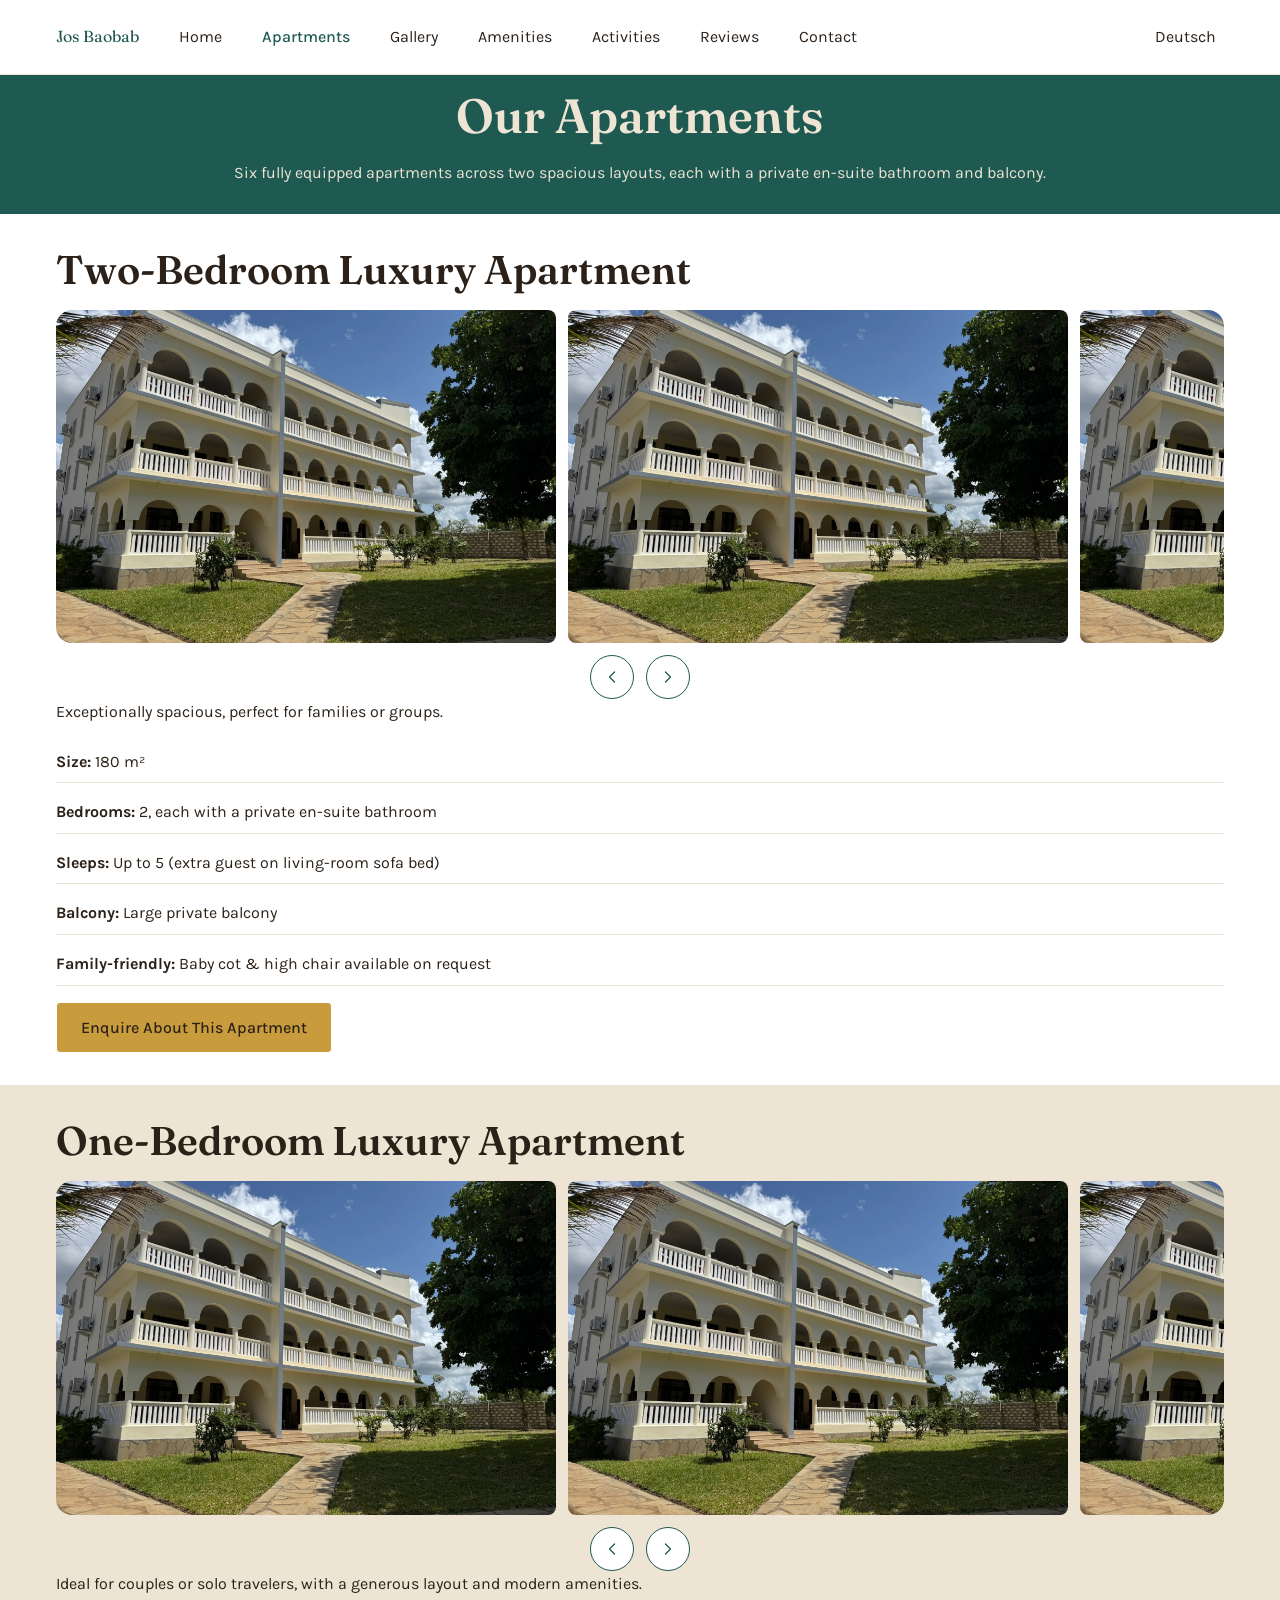
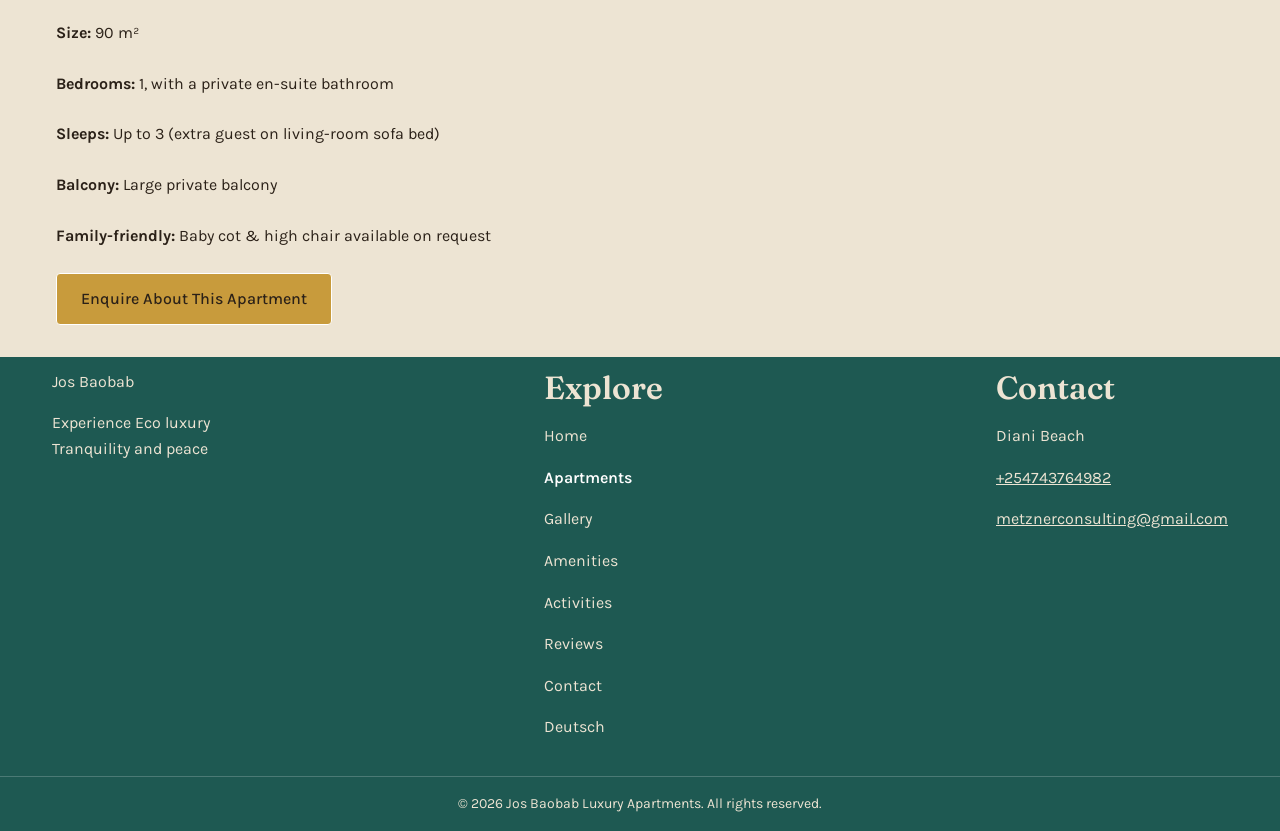
<file: apartments.html>
<!doctype html>
<html lang="en">
  <head>
    <meta charset="UTF-8" />
    <meta name="viewport" content="width=device-width, initial-scale=1.0" />
    <title>Apartments | Jos Baobab Luxury Apartments</title>
    <meta
      name="description"
      content="Explore our 1-bedroom (90 m²) and 2-bedroom (180 m²) luxury eco-apartments at Jos Baobab in Diani Beach. Features en-suite bathrooms, private balconies, and room for up to 5 guests."
    />
    <!-- TODO: update canonical URL once domain is registered -->
    <link rel="canonical" href="https://example.com/apartments.html" />
    <link
      rel="alternate"
      hreflang="en"
      href="https://example.com/apartments.html"
    />
    <link
      rel="alternate"
      hreflang="de"
      href="https://example.com/de/apartments.html"
    />
    <link
      rel="alternate"
      hreflang="x-default"
      href="https://example.com/apartments.html"
    />
    <link rel="icon" href="assets/images/icon-placeholder.png" />
    <meta
      property="og:title"
      content="Luxury 1 & 2 Bedroom Eco-Apartments | Jos Baobab Diani Beach"
    />
    <meta
      property="og:description"
      content="Spacious 90 m² and 180 m² luxury apartments featuring en-suite bathrooms, private balconies, solar power, and space for families or groups in Diani Beach."
    />
    <meta
      property="og:image"
      content="https://example.com/assets/images/hero.jpg"
    />
    <meta property="og:url" content="https://example.com/apartments.html" />
    <meta property="og:type" content="website" />
    <link rel="preconnect" href="https://fonts.googleapis.com" />
    <link rel="preconnect" href="https://fonts.gstatic.com" crossorigin />
    <link
      href="https://fonts.googleapis.com/css2?family=Fraunces:wght@500;600&family=Karla:wght@400;500&display=swap"
      rel="stylesheet"
    />
    <link rel="stylesheet" href="assets/css/main.css" />
  </head>

  <body>
    <!--header section(nav bar)-->
    <header class="site-header">
      <div class="site-header__container">
        <a href="index.html" class="site-header__logo">Jos Baobab</a>
        <button
          class="nav-toggle"
          aria-expanded="false"
          aria-controls="primary-navigation"
          aria-label="Toggle navigation menu"
        >
          <span class="nav-toggle__bar"></span>
          <span class="nav-toggle__bar"></span>
          <span class="nav-toggle__bar"></span>
        </button>
        <nav class="primary-nav" id="primary-navigation" aria-label="Primary">
          <ul class="primary-nav__list">
            <li class="primary-nav__item">
              <a href="index.html" class="primary-nav__link">Home</a>
            </li>
            <li class="primary-nav__item">
              <a
                href="apartments.html"
                class="primary-nav__link"
                aria-current="page"
                >Apartments</a
              >
            </li>
            <li class="primary-nav__item">
              <a href="gallery.html" class="primary-nav__link">Gallery</a>
            </li>
            <li class="primary-nav__item">
              <a href="amenities.html" class="primary-nav__link">Amenities</a>
            </li>
            <li class="primary-nav__item">
              <a href="activities.html" class="primary-nav__link">Activities</a>
            </li>
            <li class="primary-nav__item">
              <a href="reviews.html" class="primary-nav__link">Reviews</a>
            </li>
            <li class="primary-nav__item">
              <a href="contact.html" class="primary-nav__link">Contact</a>
            </li>
            <li class="primary-nav__item primary-nav__item--lang">
              <a href="de/apartments.html" class="primary-nav__link">Deutsch</a>
            </li>
          </ul>
        </nav>
      </div>
    </header>
    <!--Main section-->
    <main id="main-content">
      <!--page intro section-->
      <section class="page-intro">
        <div class="page-intro__container">
          <h1>Our Apartments</h1>
          <p>
            Six fully equipped apartments across two spacious layouts, each with
            a private en-suite bathroom and balcony.
          </p>
        </div>
      </section>
      <!--Apartment detail section(two bedroom )-->
      <section
        class="apartment-detail"
        id="two-bedroom"
        aria-labelledby="two-bedroom-title"
      >
        <div class="apartment-detail__container">
          <h2 id="two-bedroom-title" class="apartment-detail__title">
            Two-Bedroom Luxury Apartment
          </h2>
          <!--Two bedroom Gallery -->
          <div class="gallery-wrapper">
            <div class="gallery">
              <img
                src="assets/images/apartment.jpg"
                alt="Two-bedroom apartment living area"
                class="gallery__image"
                loading="lazy"
              />
              <img
                src="assets/images/apartment.jpg"
                alt="Two-bedroom apartment master bedroom"
                class="gallery__image"
                loading="lazy"
              />
              <img
                src="assets/images/apartment.jpg"
                alt="Two-bedroom apartment balcony view"
                class="gallery__image"
                loading="lazy"
              />
              <img
                src="assets/images/apartment.jpg"
                alt="Two-bedroom apartment living area"
                class="gallery__image"
                loading="lazy"
              />
              <img
                src="assets/images/apartment.jpg"
                alt="Two-bedroom apartment master bedroom"
                class="gallery__image"
                loading="lazy"
              />
              <img
                src="assets/images/apartment.jpg"
                alt="Two-bedroom apartment balcony view"
                class="gallery__image"
                loading="lazy"
              />
            </div>
            <div class="gallery-controls">
              <button
                class="gallery-nav gallery-nav--prev"
                aria-label="Previous image"
              >
                <svg
                  viewBox="0 0 24 24"
                  fill="none"
                  stroke="currentColor"
                  stroke-width="1.5"
                  stroke-linecap="round"
                  stroke-linejoin="round"
                  aria-hidden="true"
                  focusable="false"
                >
                  <path d="M15 6l-6 6 6 6" />
                </svg>
              </button>
              <button
                class="gallery-nav gallery-nav--next"
                aria-label="Next image"
              >
                <svg
                  viewBox="0 0 24 24"
                  fill="none"
                  stroke="currentColor"
                  stroke-width="1.5"
                  stroke-linecap="round"
                  stroke-linejoin="round"
                  aria-hidden="true"
                  focusable="false"
                >
                  <path d="M9 6l6 6-6 6" />
                </svg>
              </button>
            </div>
          </div>

          <p>Exceptionally spacious, perfect for families or groups.</p>
          <!--Two bedroom apartment specs-->
          <ul class="apartment-detail__specs">
            <li><strong>Size:</strong> 180 m²</li>
            <li>
              <strong>Bedrooms:</strong> 2, each with a private en-suite
              bathroom
            </li>
            <li>
              <strong>Sleeps:</strong> Up to 5 (extra guest on living-room sofa
              bed)
            </li>
            <li><strong>Balcony:</strong> Large private balcony</li>
            <li>
              <strong>Family-friendly:</strong> Baby cot & high chair available
              on request
            </li>
          </ul>
          <a href="contact.html" class="btn btn--primary"
            >Enquire About This Apartment</a
          >
        </div>
      </section>
      <!--Apartment detail section(one bedroom )-->
      <section
        class="apartment-detail"
        id="one-bedroom"
        aria-labelledby="one-bedroom-title"
      >
        <div class="apartment-detail__container">
          <h2 id="one-bedroom-title" class="apartment-detail__title">
            One-Bedroom Luxury Apartment
          </h2>
          <!--one bedroom gallery-->
          <div class="gallery-wrapper">
            <div class="gallery">
              <img
                src="assets/images/apartment.jpg"
                alt="One-bedroom apartment living area"
                class="gallery__image"
                loading="lazy"
              />
              <img
                src="assets/images/apartment.jpg"
                alt="One-bedroom apartment master bedroom"
                class="gallery__image"
                loading="lazy"
              />
              <img
                src="assets/images/apartment.jpg"
                alt="One-bedroom apartment balcony view"
                class="gallery__image"
                loading="lazy"
              />
              <img
                src="assets/images/apartment.jpg"
                alt="One-bedroom apartment balcony view"
                class="gallery__image"
                loading="lazy"
              />
              <img
                src="assets/images/apartment.jpg"
                alt="One-bedroom apartment balcony view"
                class="gallery__image"
                loading="lazy"
              />
              <img
                src="assets/images/apartment.jpg"
                alt="One-bedroom apartment balcony view"
                class="gallery__image"
                loading="lazy"
              />
            </div>

            <div class="gallery-controls">
              <button
                class="gallery-nav gallery-nav--prev"
                aria-label="Previous image"
              >
                <svg
                  viewBox="0 0 24 24"
                  fill="none"
                  stroke="currentColor"
                  stroke-width="1.5"
                  stroke-linecap="round"
                  stroke-linejoin="round"
                  aria-hidden="true"
                  focusable="false"
                >
                  <path d="M15 6l-6 6 6 6" />
                </svg>
              </button>
              <button
                class="gallery-nav gallery-nav--next"
                aria-label="Next image"
              >
                <svg
                  viewBox="0 0 24 24"
                  fill="none"
                  stroke="currentColor"
                  stroke-width="1.5"
                  stroke-linecap="round"
                  stroke-linejoin="round"
                  aria-hidden="true"
                  focusable="false"
                >
                  <path d="M9 6l6 6-6 6" />
                </svg>
              </button>
            </div>
          </div>

          <p>
            Ideal for couples or solo travelers, with a generous layout and
            modern amenities.
          </p>
          <!--One bedroom apartment specs-->
          <ul class="apartment-detail__specs">
            <li><strong>Size:</strong> 90 m²</li>
            <li>
              <strong>Bedrooms:</strong> 1, with a private en-suite bathroom
            </li>
            <li>
              <strong>Sleeps:</strong> Up to 3 (extra guest on living-room sofa
              bed)
            </li>
            <li><strong>Balcony:</strong> Large private balcony</li>
            <li>
              <strong>Family-friendly:</strong> Baby cot & high chair available
              on request
            </li>
          </ul>
          <a href="contact.html" class="btn btn--primary"
            >Enquire About This Apartment</a
          >
        </div>
      </section>
    </main>
    <!--footer section-->
    <footer class="site-footer">
      <div class="site-footer__container">
        <div class="site-footer__col">
          <p class="site-footer__logo">Jos Baobab</p>
          <p>Experience Eco luxury <br />Tranquility and peace</p>
        </div>
        <div class="site-footer__col">
          <h3>Explore</h3>

          <ul class="site-footer__nav-list">
            <li class="site-footer__nav-item">
              <a href="index.html" class="site-footer__nav-link">Home</a>
            </li>
            <li class="site-footer__nav-item">
              <a
                href="apartments.html"
                class="site-footer__nav-link"
                aria-current="page"
                >Apartments</a
              >
            </li>
            <li class="site-footer__nav-item">
              <a href="gallery.html" class="site-footer__nav-link">Gallery</a>
            </li>
            <li class="site-footer__nav-item">
              <a href="amenities.html" class="site-footer__nav-link"
                >Amenities</a
              >
            </li>
            <li class="site-footer__nav-item">
              <a href="activities.html" class="site-footer__nav-link"
                >Activities</a
              >
            </li>
            <li class="site-footer__nav-item">
              <a href="reviews.html" class="site-footer__nav-link">Reviews</a>
            </li>
            <li class="site-footer__nav-item">
              <a href="contact.html" class="site-footer__nav-link">Contact</a>
            </li>
            <li class="site-footer__nav-item site-footer__nav-item--lang">
              <a href="de/apartments.html" class="site-footer__nav-link"
                >Deutsch</a
              >
            </li>
          </ul>
        </div>
        <div class="site-footer__col site-footer__contact">
          <h3>Contact</h3>
          <p>Diani Beach</p>
          <p><a href="tel:+254743764982">+254743764982</a></p>
          <p>
            <a href="mailto:metznerconsulting@gmail.com"
              >metznerconsulting@gmail.com</a
            >
          </p>
        </div>
      </div>

      <div class="site-footer__bottom">
        &copy; 2026 Jos Baobab Luxury Apartments. All rights reserved.
      </div>
    </footer>
    <script src="assets/js/main.js" defer></script>
  </body>
</html>
</file>
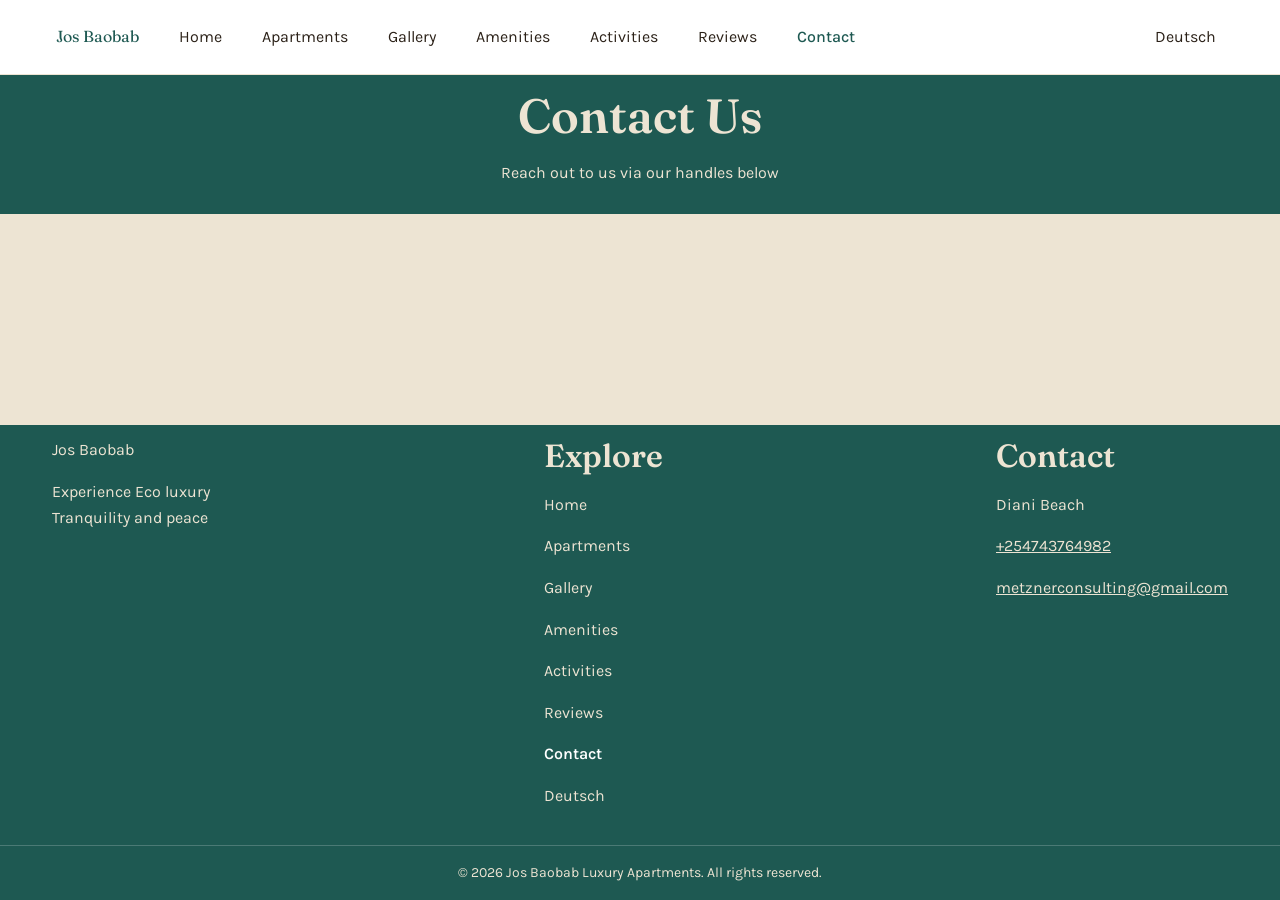
<file: contact.html>
<!doctype html>
<html lang="en">
  <head>
    <meta charset="UTF-8" />
    <meta name="viewport" content="width=device-width, initial-scale=1.0" />
    <title>Home | Jos Baobab Luxury Apartments</title>
    <meta
      name="description"
      content="Luxury eco-apartments in Diani Beach, Kenya — private pool, solar power & steps from Africa's most beautiful beach. Book your tranquil escape today."
    />
    <!-- TODO: update canonical URL once domain is registered -->
    <link rel="canonical" href="https://example.com/index.html" />
    <link rel="alternate" hreflang="en" href="https://example.com/index.html" />
    <link
      rel="alternate"
      hreflang="de"
      href="https://example.com/de/index.html"
    />
    <link
      rel="alternate"
      hreflang="x-default"
      href="https://example.com/index.html"
    />
    <link rel="icon" href="assets/images/icon-placeholder.png" />
    <meta
      property="og:title"
      content="Jos Baobab Luxury Apartments – Diani Beach, Kenya"
    />
    <meta
      property="og:description"
      content="Private eco-apartments steps from Africa's top beach — solar powered, pool, and total tranquility."
    />
    <meta
      property="og:image"
      content="https://example.com/assets/images/hero.jpg"
    />
    <meta property="og:url" content="https://example.com/index.html" />
    <meta property="og:type" content="website" />
    <link rel="preconnect" href="https://fonts.googleapis.com" />
    <link rel="preconnect" href="https://fonts.gstatic.com" crossorigin />
    <link
      href="https://fonts.googleapis.com/css2?family=Fraunces:wght@500;600&family=Karla:wght@400;500&display=swap"
      rel="stylesheet"
    />
    <link rel="stylesheet" href="assets/css/main.css" />
  </head>

  <body>
    <!--header section(nav bar)-->
    <header class="site-header">
      <div class="site-header__container">
        <a href="index.html" class="site-header__logo">Jos Baobab</a>
        <button
          class="nav-toggle"
          aria-expanded="false"
          aria-controls="primary-navigation"
          aria-label="Toggle navigation menu"
        >
          <span class="nav-toggle__bar"></span>
          <span class="nav-toggle__bar"></span>
          <span class="nav-toggle__bar"></span>
        </button>
        <nav class="primary-nav" id="primary-navigation" aria-label="Primary">
          <ul class="primary-nav__list">
            <li class="primary-nav__item">
              <a href="index.html" class="primary-nav__link">Home</a>
            </li>
            <li class="primary-nav__item">
              <a href="apartments.html" class="primary-nav__link">Apartments</a>
            </li>
            <li class="primary-nav__item">
              <a href="gallery.html" class="primary-nav__link">Gallery</a>
            </li>
            <li class="primary-nav__item">
              <a href="amenities.html" class="primary-nav__link">Amenities</a>
            </li>
            <li class="primary-nav__item">
              <a href="activities.html" class="primary-nav__link">Activities</a>
            </li>
            <li class="primary-nav__item">
              <a href="reviews.html" class="primary-nav__link">Reviews</a>
            </li>
            <li class="primary-nav__item">
              <a
                href="contact.html"
                class="primary-nav__link"
                aria-current="page"
                >Contact</a
              >
            </li>
            <li class="primary-nav__item primary-nav__item--lang">
              <a href="de/index.html" class="primary-nav__link">Deutsch</a>
            </li>
          </ul>
        </nav>
      </div>
    </header>
    <!--Main section-->
    <main id="main-content">
      <!--page intro section-->
      <section class="page-intro">
        <div class="page-intro__container">
          <h1>Contact Us</h1>
          <p>Reach out to us via our handles below</p>
        </div>
      </section>
    </main>
    <!--footer section-->
    <footer class="site-footer">
      <div class="site-footer__container">
        <div class="site-footer__col">
          <p class="site-footer__logo">Jos Baobab</p>
          <p>Experience Eco luxury <br />Tranquility and peace</p>
        </div>
        <div class="site-footer__col">
          <h3>Explore</h3>

          <ul class="site-footer__nav-list">
            <li class="site-footer__nav-item">
              <a href="index.html" class="site-footer__nav-link">Home</a>
            </li>
            <li class="site-footer__nav-item">
              <a href="apartments.html" class="site-footer__nav-link"
                >Apartments</a
              >
            </li>
            <li class="site-footer__nav-item">
              <a href="gallery.html" class="site-footer__nav-link">Gallery</a>
            </li>
            <li class="site-footer__nav-item">
              <a href="amenities.html" class="site-footer__nav-link"
                >Amenities</a
              >
            </li>
            <li class="site-footer__nav-item">
              <a href="activities.html" class="site-footer__nav-link"
                >Activities</a
              >
            </li>
            <li class="site-footer__nav-item">
              <a href="reviews.html" class="site-footer__nav-link">Reviews</a>
            </li>
            <li class="site-footer__nav-item">
              <a
                href="contact.html"
                class="site-footer__nav-link"
                aria-current="page"
                >Contact</a
              >
            </li>
            <li class="site-footer__nav-item site-footer__nav-item--lang">
              <a href="de/index.html" class="site-footer__nav-link">Deutsch</a>
            </li>
          </ul>
        </div>
        <div class="site-footer__col site-footer__contact">
          <h3>Contact</h3>
          <p>Diani Beach</p>
          <p><a href="tel:+254743764982">+254743764982</a></p>
          <p>
            <a href="mailto:metznerconsulting@gmail.com"
              >metznerconsulting@gmail.com</a
            >
          </p>
        </div>
      </div>

      <div class="site-footer__bottom">
        &copy; 2026 Jos Baobab Luxury Apartments. All rights reserved.
      </div>
    </footer>
    <script src="assets/js/main.js" defer></script>
  </body>
</html>
</file>
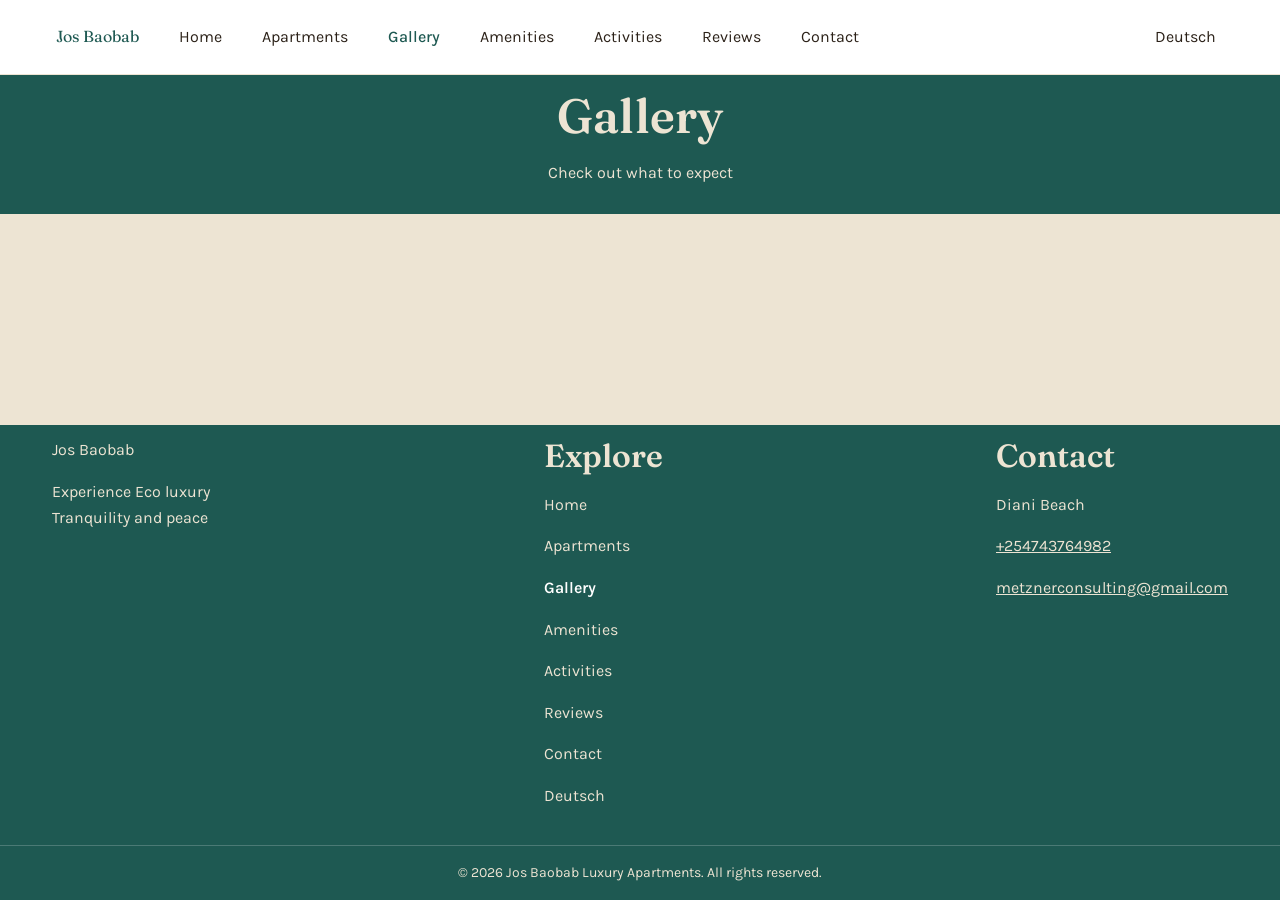
<file: gallery.html>
<!doctype html>
<html lang="en">
  <head>
    <meta charset="UTF-8" />
    <meta name="viewport" content="width=device-width, initial-scale=1.0" />
    <title>Home | Jos Baobab Luxury Apartments</title>
    <meta
      name="description"
      content="Luxury eco-apartments in Diani Beach, Kenya — private pool, solar power & steps from Africa's most beautiful beach. Book your tranquil escape today."
    />
    <!-- TODO: update canonical URL once domain is registered -->
    <link rel="canonical" href="https://example.com/index.html" />
    <link rel="alternate" hreflang="en" href="https://example.com/index.html" />
    <link
      rel="alternate"
      hreflang="de"
      href="https://example.com/de/index.html"
    />
    <link
      rel="alternate"
      hreflang="x-default"
      href="https://example.com/index.html"
    />
    <link rel="icon" href="assets/images/icon-placeholder.png" />
    <meta
      property="og:title"
      content="Jos Baobab Luxury Apartments – Diani Beach, Kenya"
    />
    <meta
      property="og:description"
      content="Private eco-apartments steps from Africa's top beach — solar powered, pool, and total tranquility."
    />
    <meta
      property="og:image"
      content="https://example.com/assets/images/hero.jpg"
    />
    <meta property="og:url" content="https://example.com/index.html" />
    <meta property="og:type" content="website" />
    <link rel="preconnect" href="https://fonts.googleapis.com" />
    <link rel="preconnect" href="https://fonts.gstatic.com" crossorigin />
    <link
      href="https://fonts.googleapis.com/css2?family=Fraunces:wght@500;600&family=Karla:wght@400;500&display=swap"
      rel="stylesheet"
    />
    <link rel="stylesheet" href="assets/css/main.css" />
  </head>

  <body>
    <!--header section(nav bar)-->
    <header class="site-header">
      <div class="site-header__container">
        <a href="index.html" class="site-header__logo">Jos Baobab</a>
        <button
          class="nav-toggle"
          aria-expanded="false"
          aria-controls="primary-navigation"
          aria-label="Toggle navigation menu"
        >
          <span class="nav-toggle__bar"></span>
          <span class="nav-toggle__bar"></span>
          <span class="nav-toggle__bar"></span>
        </button>
        <nav class="primary-nav" id="primary-navigation" aria-label="Primary">
          <ul class="primary-nav__list">
            <li class="primary-nav__item">
              <a href="index.html" class="primary-nav__link">Home</a>
            </li>
            <li class="primary-nav__item">
              <a href="apartments.html" class="primary-nav__link">Apartments</a>
            </li>
            <li class="primary-nav__item">
              <a
                href="gallery.html"
                class="primary-nav__link"
                aria-current="page"
                >Gallery</a
              >
            </li>
            <li class="primary-nav__item">
              <a href="amenities.html" class="primary-nav__link">Amenities</a>
            </li>
            <li class="primary-nav__item">
              <a href="activities.html" class="primary-nav__link">Activities</a>
            </li>
            <li class="primary-nav__item">
              <a href="reviews.html" class="primary-nav__link">Reviews</a>
            </li>
            <li class="primary-nav__item">
              <a href="contact.html" class="primary-nav__link">Contact</a>
            </li>
            <li class="primary-nav__item primary-nav__item--lang">
              <a href="de/index.html" class="primary-nav__link">Deutsch</a>
            </li>
          </ul>
        </nav>
      </div>
    </header>
    <!--Main section-->
    <main id="main-content">
      <!--page intro section-->
      <section class="page-intro">
        <div class="page-intro__container">
          <h1>Gallery</h1>
          <p>Check out what to expect</p>
        </div>
      </section>
    </main>
    <!--footer section-->
    <footer class="site-footer">
      <div class="site-footer__container">
        <div class="site-footer__col">
          <p class="site-footer__logo">Jos Baobab</p>
          <p>Experience Eco luxury <br />Tranquility and peace</p>
        </div>
        <div class="site-footer__col">
          <h3>Explore</h3>

          <ul class="site-footer__nav-list">
            <li class="site-footer__nav-item">
              <a href="index.html" class="site-footer__nav-link">Home</a>
            </li>
            <li class="site-footer__nav-item">
              <a href="apartments.html" class="site-footer__nav-link"
                >Apartments</a
              >
            </li>
            <li class="site-footer__nav-item">
              <a
                href="gallery.html"
                class="site-footer__nav-link"
                aria-current="page"
                >Gallery</a
              >
            </li>
            <li class="site-footer__nav-item">
              <a href="amenities.html" class="site-footer__nav-link"
                >Amenities</a
              >
            </li>
            <li class="site-footer__nav-item">
              <a href="activities.html" class="site-footer__nav-link"
                >Activities</a
              >
            </li>
            <li class="site-footer__nav-item">
              <a href="reviews.html" class="site-footer__nav-link">Reviews</a>
            </li>
            <li class="site-footer__nav-item">
              <a href="contact.html" class="site-footer__nav-link">Contact</a>
            </li>
            <li class="site-footer__nav-item site-footer__nav-item--lang">
              <a href="de/index.html" class="site-footer__nav-link">Deutsch</a>
            </li>
          </ul>
        </div>
        <div class="site-footer__col site-footer__contact">
          <h3>Contact</h3>
          <p>Diani Beach</p>
          <p><a href="tel:+254743764982">+254743764982</a></p>
          <p>
            <a href="mailto:metznerconsulting@gmail.com"
              >metznerconsulting@gmail.com</a
            >
          </p>
        </div>
      </div>

      <div class="site-footer__bottom">
        &copy; 2026 Jos Baobab Luxury Apartments. All rights reserved.
      </div>
    </footer>
    <script src="assets/js/main.js" defer></script>
  </body>
</html>
</file>
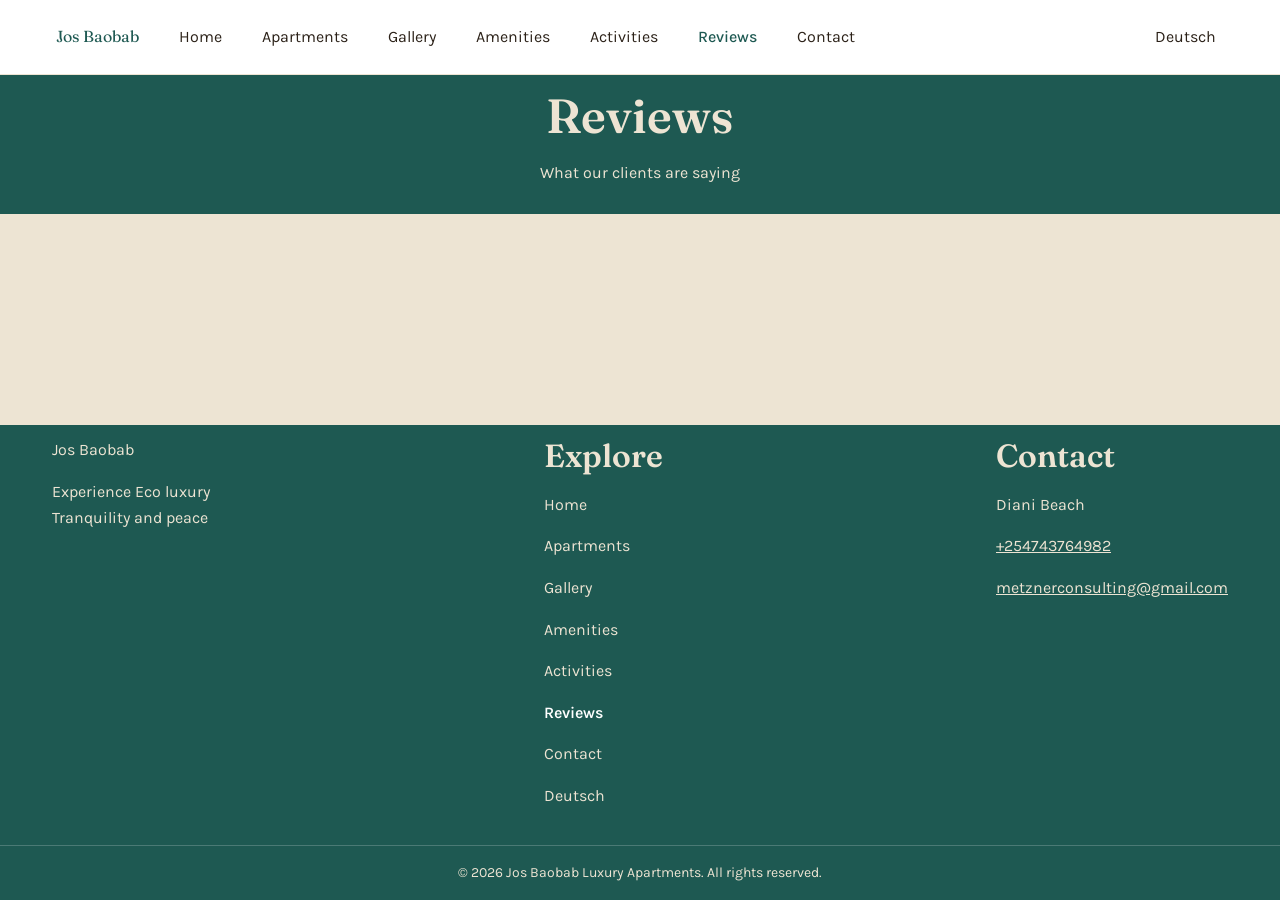
<file: reviews.html>
<!doctype html>
<html lang="en">
  <head>
    <meta charset="UTF-8" />
    <meta name="viewport" content="width=device-width, initial-scale=1.0" />
    <title>Home | Jos Baobab Luxury Apartments</title>
    <meta
      name="description"
      content="Luxury eco-apartments in Diani Beach, Kenya — private pool, solar power & steps from Africa's most beautiful beach. Book your tranquil escape today."
    />
    <!-- TODO: update canonical URL once domain is registered -->
    <link rel="canonical" href="https://example.com/index.html" />
    <link rel="alternate" hreflang="en" href="https://example.com/index.html" />
    <link
      rel="alternate"
      hreflang="de"
      href="https://example.com/de/index.html"
    />
    <link
      rel="alternate"
      hreflang="x-default"
      href="https://example.com/index.html"
    />
    <link rel="icon" href="assets/images/icon-placeholder.png" />
    <meta
      property="og:title"
      content="Jos Baobab Luxury Apartments – Diani Beach, Kenya"
    />
    <meta
      property="og:description"
      content="Private eco-apartments steps from Africa's top beach — solar powered, pool, and total tranquility."
    />
    <meta
      property="og:image"
      content="https://example.com/assets/images/hero.jpg"
    />
    <meta property="og:url" content="https://example.com/index.html" />
    <meta property="og:type" content="website" />
    <link rel="preconnect" href="https://fonts.googleapis.com" />
    <link rel="preconnect" href="https://fonts.gstatic.com" crossorigin />
    <link
      href="https://fonts.googleapis.com/css2?family=Fraunces:wght@500;600&family=Karla:wght@400;500&display=swap"
      rel="stylesheet"
    />
    <link rel="stylesheet" href="assets/css/main.css" />
  </head>

  <body>
    <!--header section(nav bar)-->
    <header class="site-header">
      <div class="site-header__container">
        <a href="index.html" class="site-header__logo">Jos Baobab</a>
        <button
          class="nav-toggle"
          aria-expanded="false"
          aria-controls="primary-navigation"
          aria-label="Toggle navigation menu"
        >
          <span class="nav-toggle__bar"></span>
          <span class="nav-toggle__bar"></span>
          <span class="nav-toggle__bar"></span>
        </button>
        <nav class="primary-nav" id="primary-navigation" aria-label="Primary">
          <ul class="primary-nav__list">
            <li class="primary-nav__item">
              <a href="index.html" class="primary-nav__link">Home</a>
            </li>
            <li class="primary-nav__item">
              <a href="apartments.html" class="primary-nav__link">Apartments</a>
            </li>
            <li class="primary-nav__item">
              <a href="gallery.html" class="primary-nav__link">Gallery</a>
            </li>
            <li class="primary-nav__item">
              <a href="amenities.html" class="primary-nav__link">Amenities</a>
            </li>
            <li class="primary-nav__item">
              <a href="activities.html" class="primary-nav__link">Activities</a>
            </li>
            <li class="primary-nav__item">
              <a
                href="reviews.html"
                class="primary-nav__link"
                aria-current="page"
                >Reviews</a
              >
            </li>
            <li class="primary-nav__item">
              <a href="contact.html" class="primary-nav__link">Contact</a>
            </li>
            <li class="primary-nav__item primary-nav__item--lang">
              <a href="de/index.html" class="primary-nav__link">Deutsch</a>
            </li>
          </ul>
        </nav>
      </div>
    </header>
    <!--Main section-->
    <main id="main-content">
      <!--page intro section-->
      <section class="page-intro">
        <div class="page-intro__container">
          <h1>Reviews</h1>
          <p>What our clients are saying</p>
        </div>
      </section>
    </main>
    <!--footer section-->
    <footer class="site-footer">
      <div class="site-footer__container">
        <div class="site-footer__col">
          <p class="site-footer__logo">Jos Baobab</p>
          <p>Experience Eco luxury <br />Tranquility and peace</p>
        </div>
        <div class="site-footer__col">
          <h3>Explore</h3>

          <ul class="site-footer__nav-list">
            <li class="site-footer__nav-item">
              <a href="index.html" class="site-footer__nav-link">Home</a>
            </li>
            <li class="site-footer__nav-item">
              <a href="apartments.html" class="site-footer__nav-link"
                >Apartments</a
              >
            </li>
            <li class="site-footer__nav-item">
              <a href="gallery.html" class="site-footer__nav-link">Gallery</a>
            </li>
            <li class="site-footer__nav-item">
              <a href="amenities.html" class="site-footer__nav-link"
                >Amenities</a
              >
            </li>
            <li class="site-footer__nav-item">
              <a href="activities.html" class="site-footer__nav-link"
                >Activities</a
              >
            </li>
            <li class="site-footer__nav-item">
              <a
                href="reviews.html"
                class="site-footer__nav-link"
                aria-current="page"
                >Reviews</a
              >
            </li>
            <li class="site-footer__nav-item">
              <a href="contact.html" class="site-footer__nav-link">Contact</a>
            </li>
            <li class="site-footer__nav-item site-footer__nav-item--lang">
              <a href="de/index.html" class="site-footer__nav-link">Deutsch</a>
            </li>
          </ul>
        </div>
        <div class="site-footer__col site-footer__contact">
          <h3>Contact</h3>
          <p>Diani Beach</p>
          <p><a href="tel:+254743764982">+254743764982</a></p>
          <p>
            <a href="mailto:metznerconsulting@gmail.com"
              >metznerconsulting@gmail.com</a
            >
          </p>
        </div>
      </div>

      <div class="site-footer__bottom">
        &copy; 2026 Jos Baobab Luxury Apartments. All rights reserved.
      </div>
    </footer>
    <script src="assets/js/main.js" defer></script>
  </body>
</html>
</file>
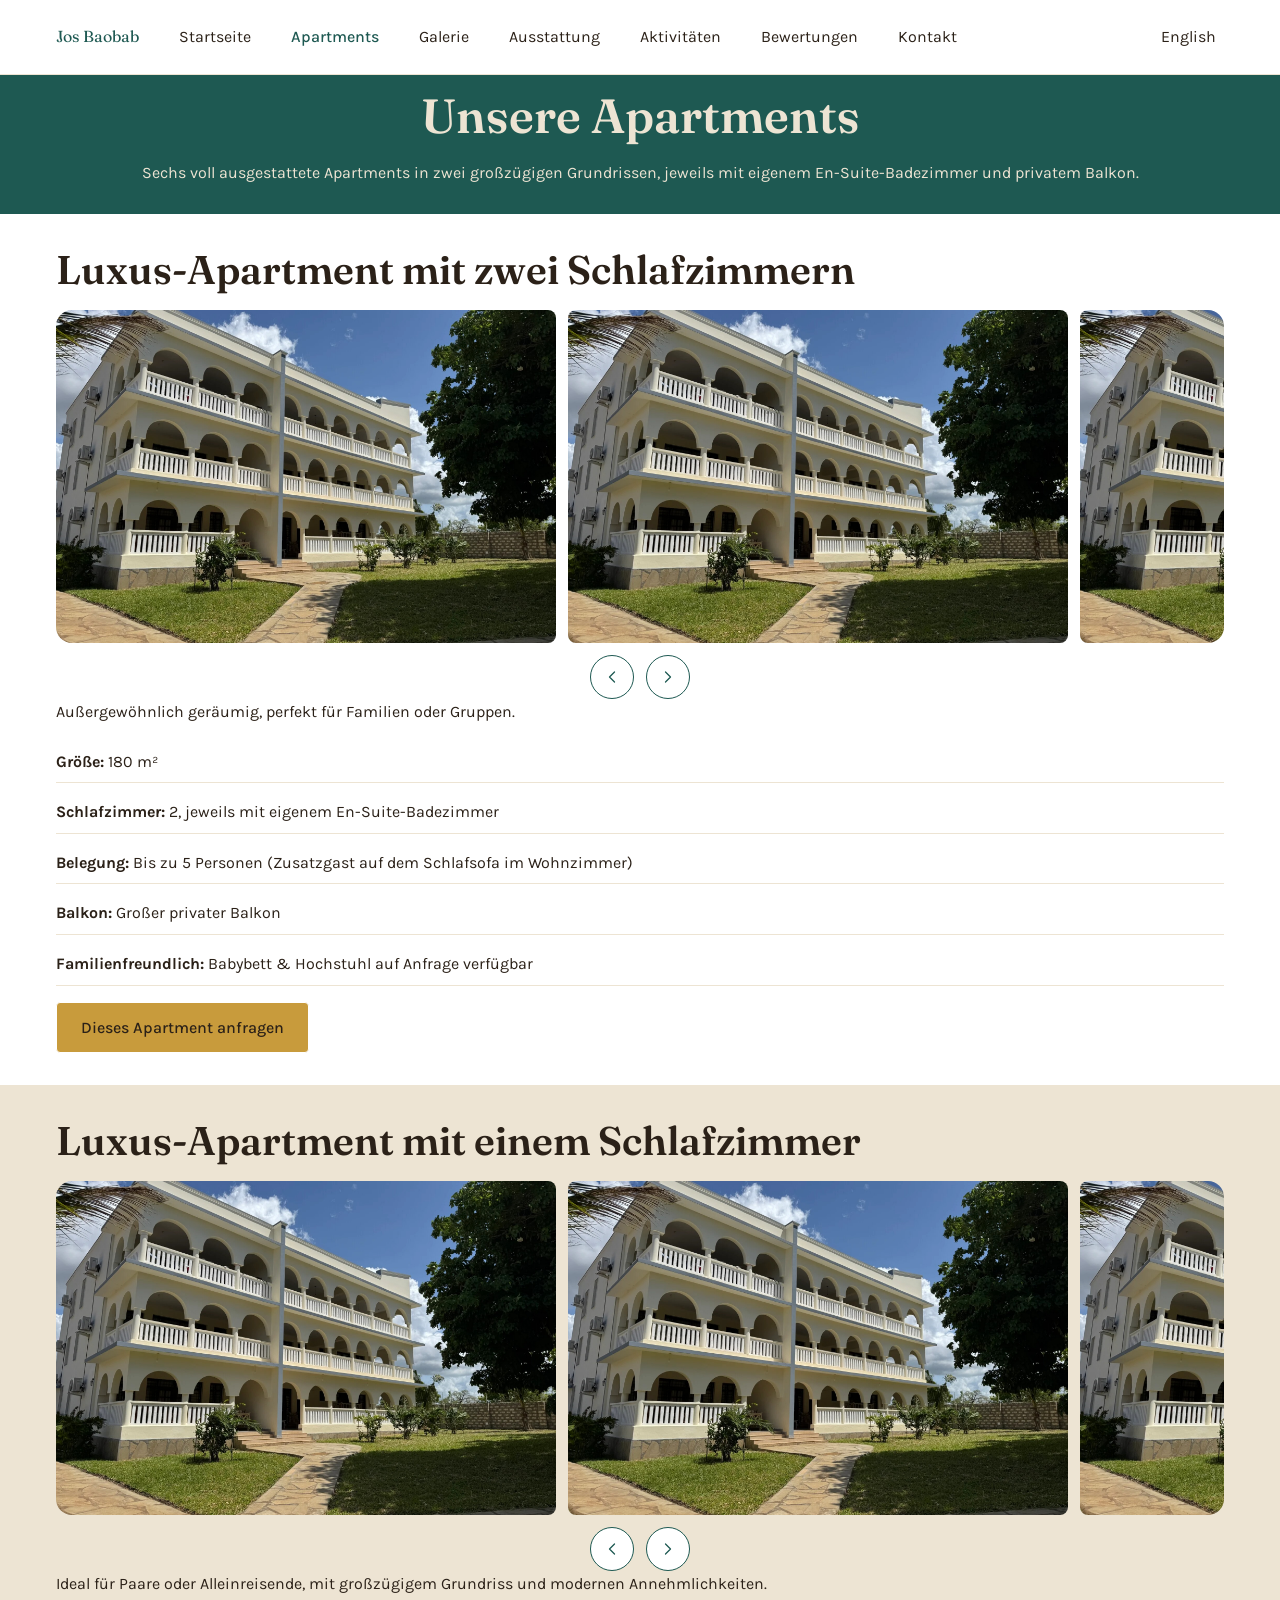
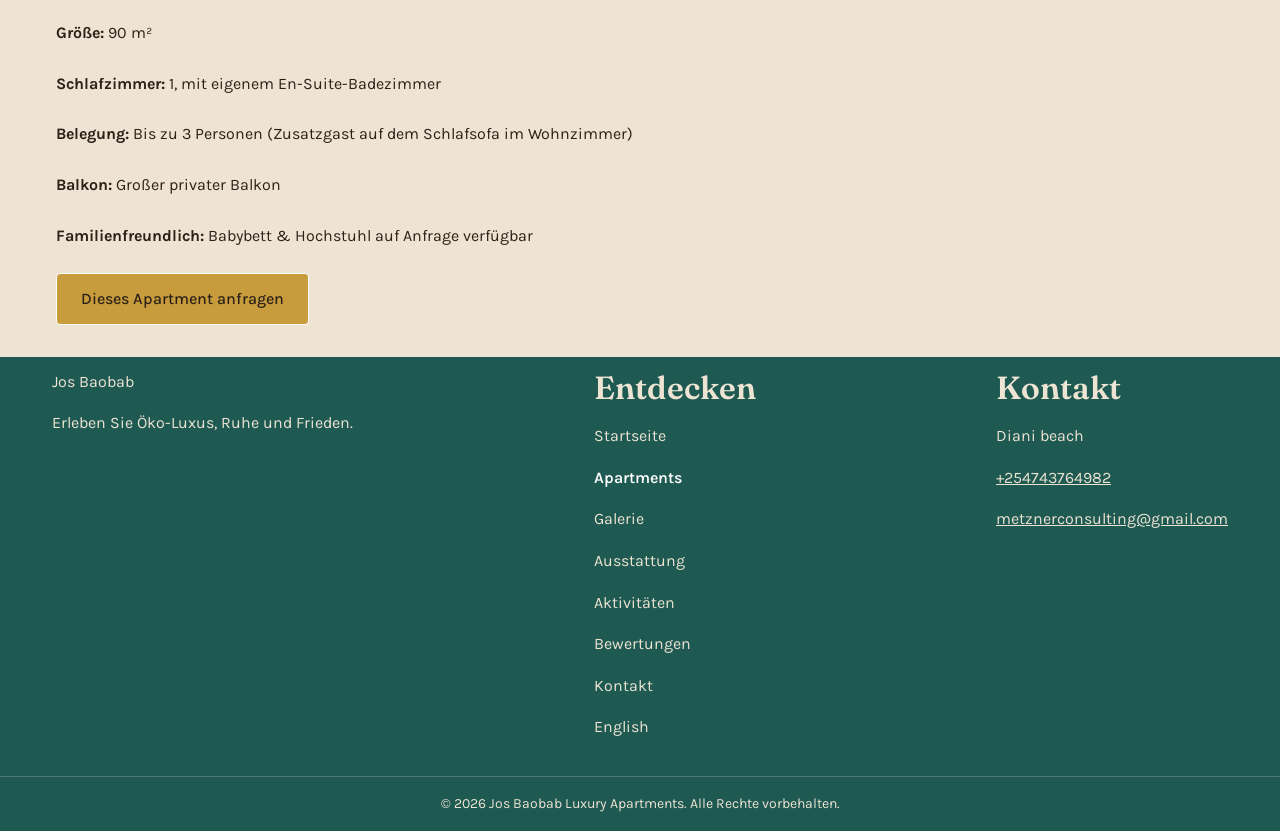
<file: de/apartments.html>
<!doctype html>
<html lang="de">
  <head>
    <meta charset="UTF-8" />
    <meta name="viewport" content="width=device-width, initial-scale=1.0" />
    <title>Apartments | Jos Baobab Luxury Apartments</title>
    <meta
      name="description"
      content="Explore our 1-bedroom (90 m²) and 2-bedroom (180 m²) luxury eco-apartments at Jos Baobab in Diani Beach. Features en-suite bathrooms, private balconies, and room for up to 5 guests."
    />
    <!-- TODO: update canonical URL once domain is registered -->
    <link rel="canonical" href="https://example.com/de/apartments.html" />
    <link
      rel="alternate"
      hreflang="en"
      href="https://example.com/apartments.html"
    />
    <link
      rel="alternate"
      hreflang="de"
      href="https://example.com/de/apartments.html"
    />
    <link
      rel="alternate"
      hreflang="x-default"
      href="https://example.com/apartments.html"
    />
    <link rel="icon" href="../assets/images/icon-placeholder.png" />
    <meta
      property="og:title"
      content="Luxus-Öko-Apartments mit 1 & 2 Schlafzimmern | Jos Baobab Diani Beach"
    />
    <meta
      property="og:description"
      content="Großzügige 90 m² und 180 m² Luxus-Apartments mit En-Suite-Bädern, privaten Balkonen, Solarenergie und Platz für Familien oder Gruppen am Diani Beach."
    />
    <meta
      property="og:image"
      content="https://example.com/assets/images/hero.jpg"
    />
    <meta property="og:url" content="https://example.com/de/apartments.html" />
    <meta property="og:type" content="website" />
    <link rel="preconnect" href="https://fonts.googleapis.com" />
    <link rel="preconnect" href="https://fonts.gstatic.com" crossorigin />
    <link
      href="https://fonts.googleapis.com/css2?family=Fraunces:wght@500;600&family=Karla:wght@400;500&display=swap"
      rel="stylesheet"
    />
    <link rel="stylesheet" href="../assets/css/main.css" />
  </head>

  <body>
    <!--header section(nav bar)-->
    <header class="site-header">
      <div class="site-header__container">
        <a href="index.html" class="site-header__logo">Jos Baobab</a>
        <button
          class="nav-toggle"
          aria-expanded="false"
          aria-controls="primary-navigation"
          aria-label="Navigation umschalten"
        >
          <span class="nav-toggle__bar"></span>
          <span class="nav-toggle__bar"></span>
          <span class="nav-toggle__bar"></span>
        </button>
        <nav class="primary-nav" id="primary-navigation" aria-label="Primary">
          <ul class="primary-nav__list">
            <li class="primary-nav__item">
              <a href="index.html" class="primary-nav__link">Startseite</a>
            </li>
            <li class="primary-nav__item">
              <a
                href="apartments.html"
                class="primary-nav__link"
                aria-current="page"
                >Apartments</a
              >
            </li>
            <li class="primary-nav__item">
              <a href="gallery.html" class="primary-nav__link">Galerie</a>
            </li>
            <li class="primary-nav__item">
              <a href="amenities.html" class="primary-nav__link">Ausstattung</a>
            </li>
            <li class="primary-nav__item">
              <a href="activities.html" class="primary-nav__link"
                >Aktivitäten</a
              >
            </li>
            <li class="primary-nav__item">
              <a href="reviews.html" class="primary-nav__link">Bewertungen</a>
            </li>
            <li class="primary-nav__item">
              <a href="contact.html" class="primary-nav__link">Kontakt</a>
            </li>
            <li class="primary-nav__item primary-nav__item--lang">
              <a href="../apartments.html" class="primary-nav__link">English</a>
            </li>
          </ul>
        </nav>
      </div>
    </header>
    <!--Main section-->
    <main id="main-content">
      <!--page intro section-->
      <section class="page-intro">
        <div class="page-intro__container">
          <h1>Unsere Apartments</h1>
          <p>
            Sechs voll ausgestattete Apartments in zwei großzügigen Grundrissen,
            jeweils mit eigenem En-Suite-Badezimmer und privatem Balkon.
          </p>
        </div>
      </section>

      <!--Apartment detail section(two bedroom )-->
      <section
        class="apartment-detail"
        id="two-bedroom"
        aria-labelledby="two-bedroom-title"
      >
        <div class="apartment-detail__container">
          <h2 id="two-bedroom-title" class="apartment-detail__title">
            Luxus-Apartment mit zwei Schlafzimmern
          </h2>
          <!--Two bedroom Gallery -->
          <div class="gallery-wrapper">
            <div class="gallery">
              <img
                src="../assets/images/apartment.jpg"
                alt="Wohnbereich des Apartments mit zwei Schlafzimmern"
                class="gallery__image"
                loading="lazy"
              />
              <img
                src="../assets/images/apartment.jpg"
                alt="Hauptschlafzimmer des Apartments mit zwei Schlafzimmern"
                class="gallery__image"
                loading="lazy"
              />
              <img
                src="../assets/images/apartment.jpg"
                alt="Balkonaussicht des Apartments mit zwei Schlafzimmern"
                class="gallery__image"
                loading="lazy"
              />
              <img
                src="../assets/images/apartment.jpg"
                alt="Wohnbereich des Apartments mit zwei Schlafzimmern"
                class="gallery__image"
                loading="lazy"
              />
              <img
                src="../assets/images/apartment.jpg"
                alt="Hauptschlafzimmer des Apartments mit zwei Schlafzimmern"
                class="gallery__image"
                loading="lazy"
              />
              <img
                src="../assets/images/apartment.jpg"
                alt="Balkonaussicht des Apartments mit zwei Schlafzimmern"
                class="gallery__image"
                loading="lazy"
              />
            </div>
            <div class="gallery-controls">
              <button
                class="gallery-nav gallery-nav--prev"
                aria-label="Vorheriges Bild"
              >
                <svg
                  viewBox="0 0 24 24"
                  fill="none"
                  stroke="currentColor"
                  stroke-width="1.5"
                  stroke-linecap="round"
                  stroke-linejoin="round"
                  aria-hidden="true"
                  focusable="false"
                >
                  <path d="M15 6l-6 6 6 6" />
                </svg>
              </button>
              <button
                class="gallery-nav gallery-nav--next"
                aria-label="Nächstes Bild"
              >
                <svg
                  viewBox="0 0 24 24"
                  fill="none"
                  stroke="currentColor"
                  stroke-width="1.5"
                  stroke-linecap="round"
                  stroke-linejoin="round"
                  aria-hidden="true"
                  focusable="false"
                >
                  <path d="M9 6l6 6-6 6" />
                </svg>
              </button>
            </div>
          </div>

          <p>Außergewöhnlich geräumig, perfekt für Familien oder Gruppen.</p>
          <!--Two bedroom apartment specs-->
          <ul class="apartment-detail__specs">
            <li><strong>Größe:</strong> 180 m²</li>
            <li>
              <strong>Schlafzimmer:</strong> 2, jeweils mit eigenem
              En-Suite-Badezimmer
            </li>
            <li>
              <strong>Belegung:</strong> Bis zu 5 Personen (Zusatzgast auf dem
              Schlafsofa im Wohnzimmer)
            </li>
            <li><strong>Balkon:</strong> Großer privater Balkon</li>
            <li>
              <strong>Familienfreundlich:</strong> Babybett & Hochstuhl auf
              Anfrage verfügbar
            </li>
          </ul>
          <a href="contact.html" class="btn btn--primary"
            >Dieses Apartment anfragen</a
          >
        </div>
      </section>

      <!--Apartment detail section(one bedroom )-->
      <section
        class="apartment-detail"
        id="one-bedroom"
        aria-labelledby="one-bedroom-title"
      >
        <div class="apartment-detail__container">
          <h2 id="one-bedroom-title" class="apartment-detail__title">
            Luxus-Apartment mit einem Schlafzimmer
          </h2>
          <!--one bedroom gallery-->
          <div class="gallery-wrapper">
            <div class="gallery">
              <img
                src="../assets/images/apartment.jpg"
                alt="Wohnbereich des Apartments mit einem Schlafzimmer"
                class="gallery__image"
                loading="lazy"
              />
              <img
                src="../assets/images/apartment.jpg"
                alt="Schlafzimmer des Apartments mit einem Schlafzimmer"
                class="gallery__image"
                loading="lazy"
              />
              <img
                src="../assets/images/apartment.jpg"
                alt="Balkonaussicht des Apartments mit einem Schlafzimmer"
                class="gallery__image"
                loading="lazy"
              />
              <img
                src="../assets/images/apartment.jpg"
                alt="Balkonaussicht des Apartments mit einem Schlafzimmer"
                class="gallery__image"
                loading="lazy"
              />
              <img
                src="../assets/images/apartment.jpg"
                alt="Balkonaussicht des Apartments mit einem Schlafzimmer"
                class="gallery__image"
                loading="lazy"
              />
              <img
                src="../assets/images/apartment.jpg"
                alt="Balkonaussicht des Apartments mit einem Schlafzimmer"
                class="gallery__image"
                loading="lazy"
              />
            </div>

            <div class="gallery-controls">
              <button
                class="gallery-nav gallery-nav--prev"
                aria-label="Vorheriges Bild"
              >
                <svg
                  viewBox="0 0 24 24"
                  fill="none"
                  stroke="currentColor"
                  stroke-width="1.5"
                  stroke-linecap="round"
                  stroke-linejoin="round"
                  aria-hidden="true"
                  focusable="false"
                >
                  <path d="M15 6l-6 6 6 6" />
                </svg>
              </button>
              <button
                class="gallery-nav gallery-nav--next"
                aria-label="Nächstes Bild"
              >
                <svg
                  viewBox="0 0 24 24"
                  fill="none"
                  stroke="currentColor"
                  stroke-width="1.5"
                  stroke-linecap="round"
                  stroke-linejoin="round"
                  aria-hidden="true"
                  focusable="false"
                >
                  <path d="M9 6l6 6-6 6" />
                </svg>
              </button>
            </div>
          </div>

          <p>
            Ideal für Paare oder Alleinreisende, mit großzügigem Grundriss und
            modernen Annehmlichkeiten.
          </p>
          <!--One bedroom apartment specs-->
          <ul class="apartment-detail__specs">
            <li><strong>Größe:</strong> 90 m²</li>
            <li>
              <strong>Schlafzimmer:</strong> 1, mit eigenem En-Suite-Badezimmer
            </li>
            <li>
              <strong>Belegung:</strong> Bis zu 3 Personen (Zusatzgast auf dem
              Schlafsofa im Wohnzimmer)
            </li>
            <li><strong>Balkon:</strong> Großer privater Balkon</li>
            <li>
              <strong>Familienfreundlich:</strong> Babybett & Hochstuhl auf
              Anfrage verfügbar
            </li>
          </ul>
          <a href="contact.html" class="btn btn--primary"
            >Dieses Apartment anfragen</a
          >
        </div>
      </section>
    </main>
    <!--footer section-->
    <footer class="site-footer">
      <div class="site-footer__container">
        <div class="site-footer__col">
          <p class="site-footer__logo">Jos Baobab</p>
          <p>Erleben Sie Öko-Luxus, Ruhe und Frieden.</p>
        </div>
        <div class="site-footer__col">
          <h3>Entdecken</h3>

          <ul class="site-footer__nav-list">
            <li class="site-footer__nav-item">
              <a href="index.html" class="site-footer__nav-link">Startseite</a>
            </li>
            <li class="site-footer__nav-item">
              <a
                href="apartments.html"
                class="site-footer__nav-link"
                aria-current="page"
                >Apartments</a
              >
            </li>
            <li class="site-footer__nav-item">
              <a href="gallery.html" class="site-footer__nav-link">Galerie</a>
            </li>
            <li class="site-footer__nav-item">
              <a href="amenities.html" class="site-footer__nav-link"
                >Ausstattung</a
              >
            </li>
            <li class="site-footer__nav-item">
              <a href="activities.html" class="site-footer__nav-link"
                >Aktivitäten</a
              >
            </li>
            <li class="site-footer__nav-item">
              <a href="reviews.html" class="site-footer__nav-link"
                >Bewertungen</a
              >
            </li>
            <li class="site-footer__nav-item">
              <a href="contact.html" class="site-footer__nav-link">Kontakt</a>
            </li>
            <li class="site-footer__nav-item site-footer__nav-item--lang">
              <a href="../apartments.html" class="site-footer__nav-link"
                >English</a
              >
            </li>
          </ul>
        </div>
        <div class="site-footer__col site-footer__contact">
          <h3>Kontakt</h3>
          <p>Diani beach</p>
          <p><a href="tel:+254743764982">+254743764982</a></p>
          <p>
            <a href="mailto:metznerconsulting@gmail.com"
              >metznerconsulting@gmail.com</a
            >
          </p>
        </div>
      </div>

      <div class="site-footer__bottom">
        &copy; 2026 Jos Baobab Luxury Apartments. Alle Rechte vorbehalten.
      </div>
    </footer>
    <script src="../assets/js/main.js" defer></script>
  </body>
</html>
</file>
<file: assets/css/main.css>
@import url("base/reset.css");
@import url("base/variables.css");
@import url("base/typography.css");
@import url("layout/header.css");
@import url("layout/footer.css");
@import url("components/buttons.css");
@import url("sections/hero.css");
@import url("components/cards.css");
@import url("sections/apartments-preview.css");
@import url("sections/amenities-highlights.css");
@import url("components/testimonials.css");
@import url("sections/reviews-teaser.css");
@import url("sections/cta-band.css");
@import url("components/gallery.css");
@import url("components/page-intro.css");
@import url("sections/apartment-detail.css");
</file>
